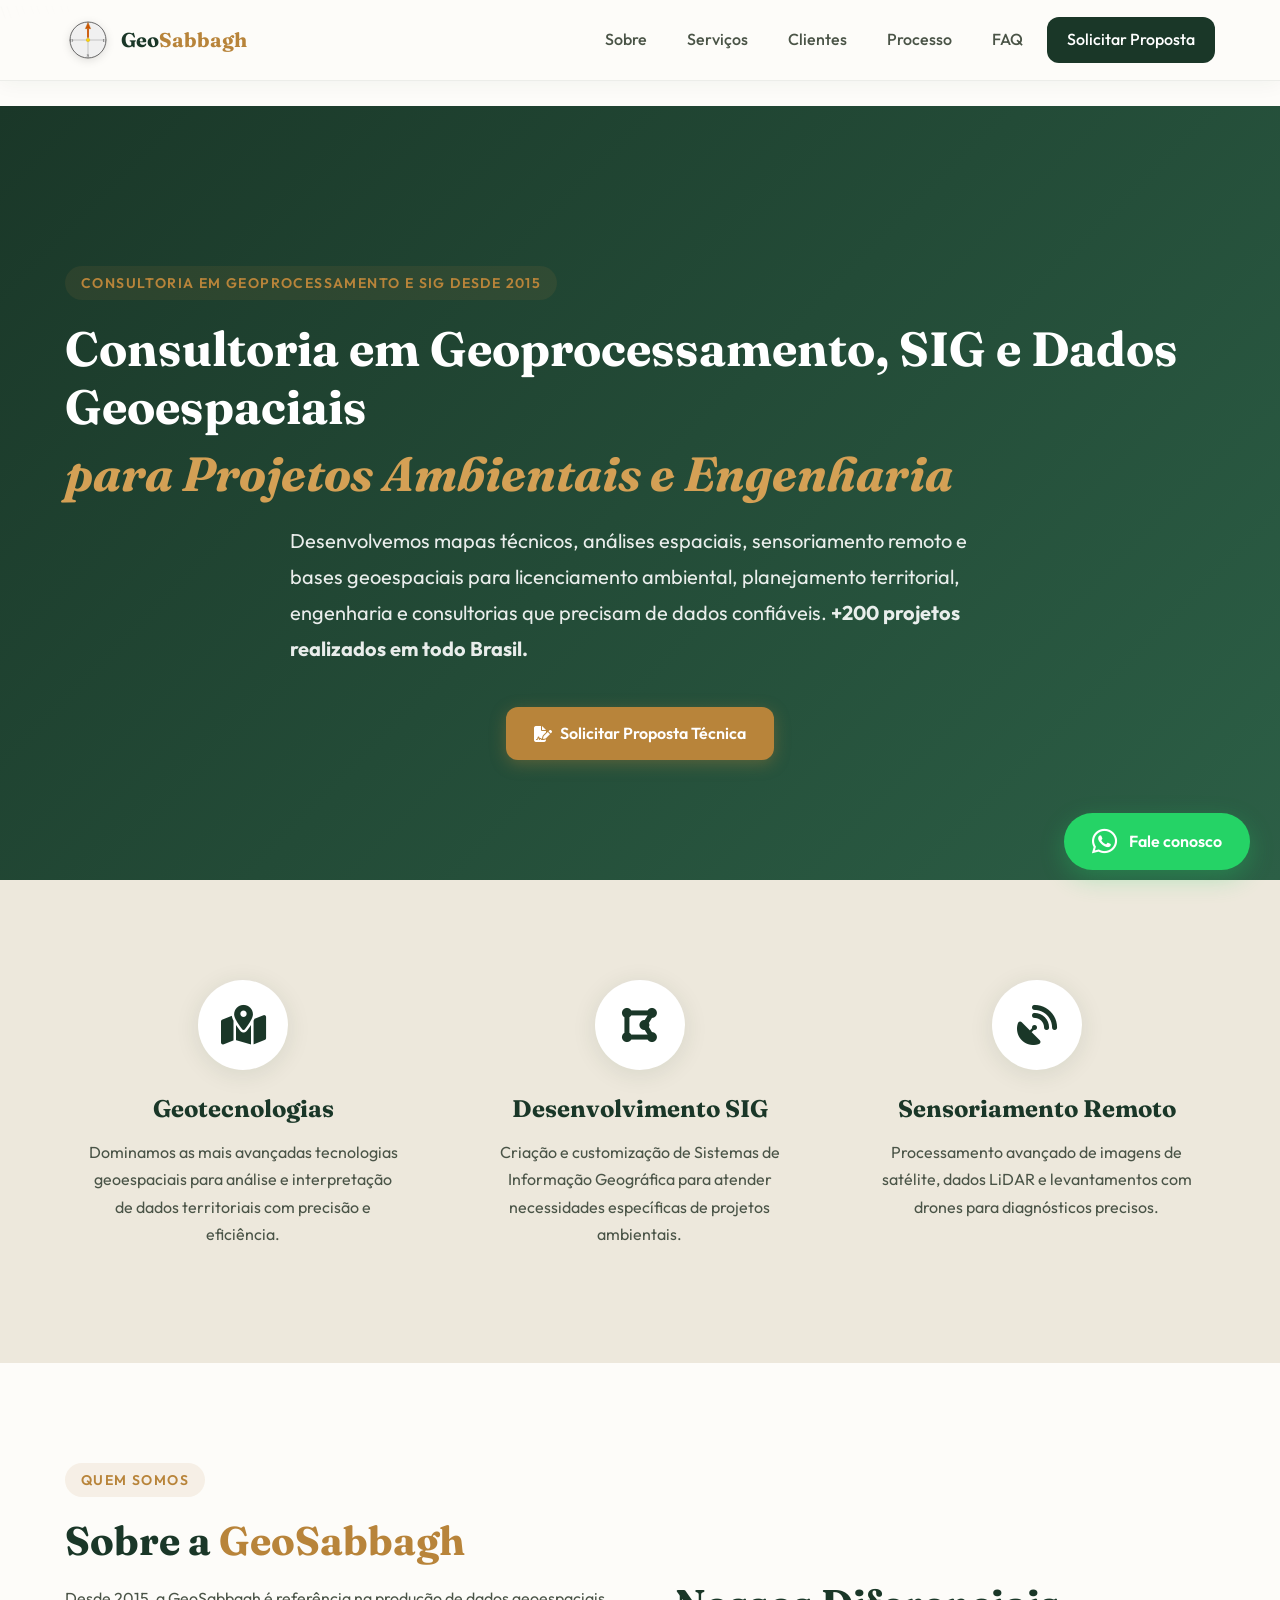
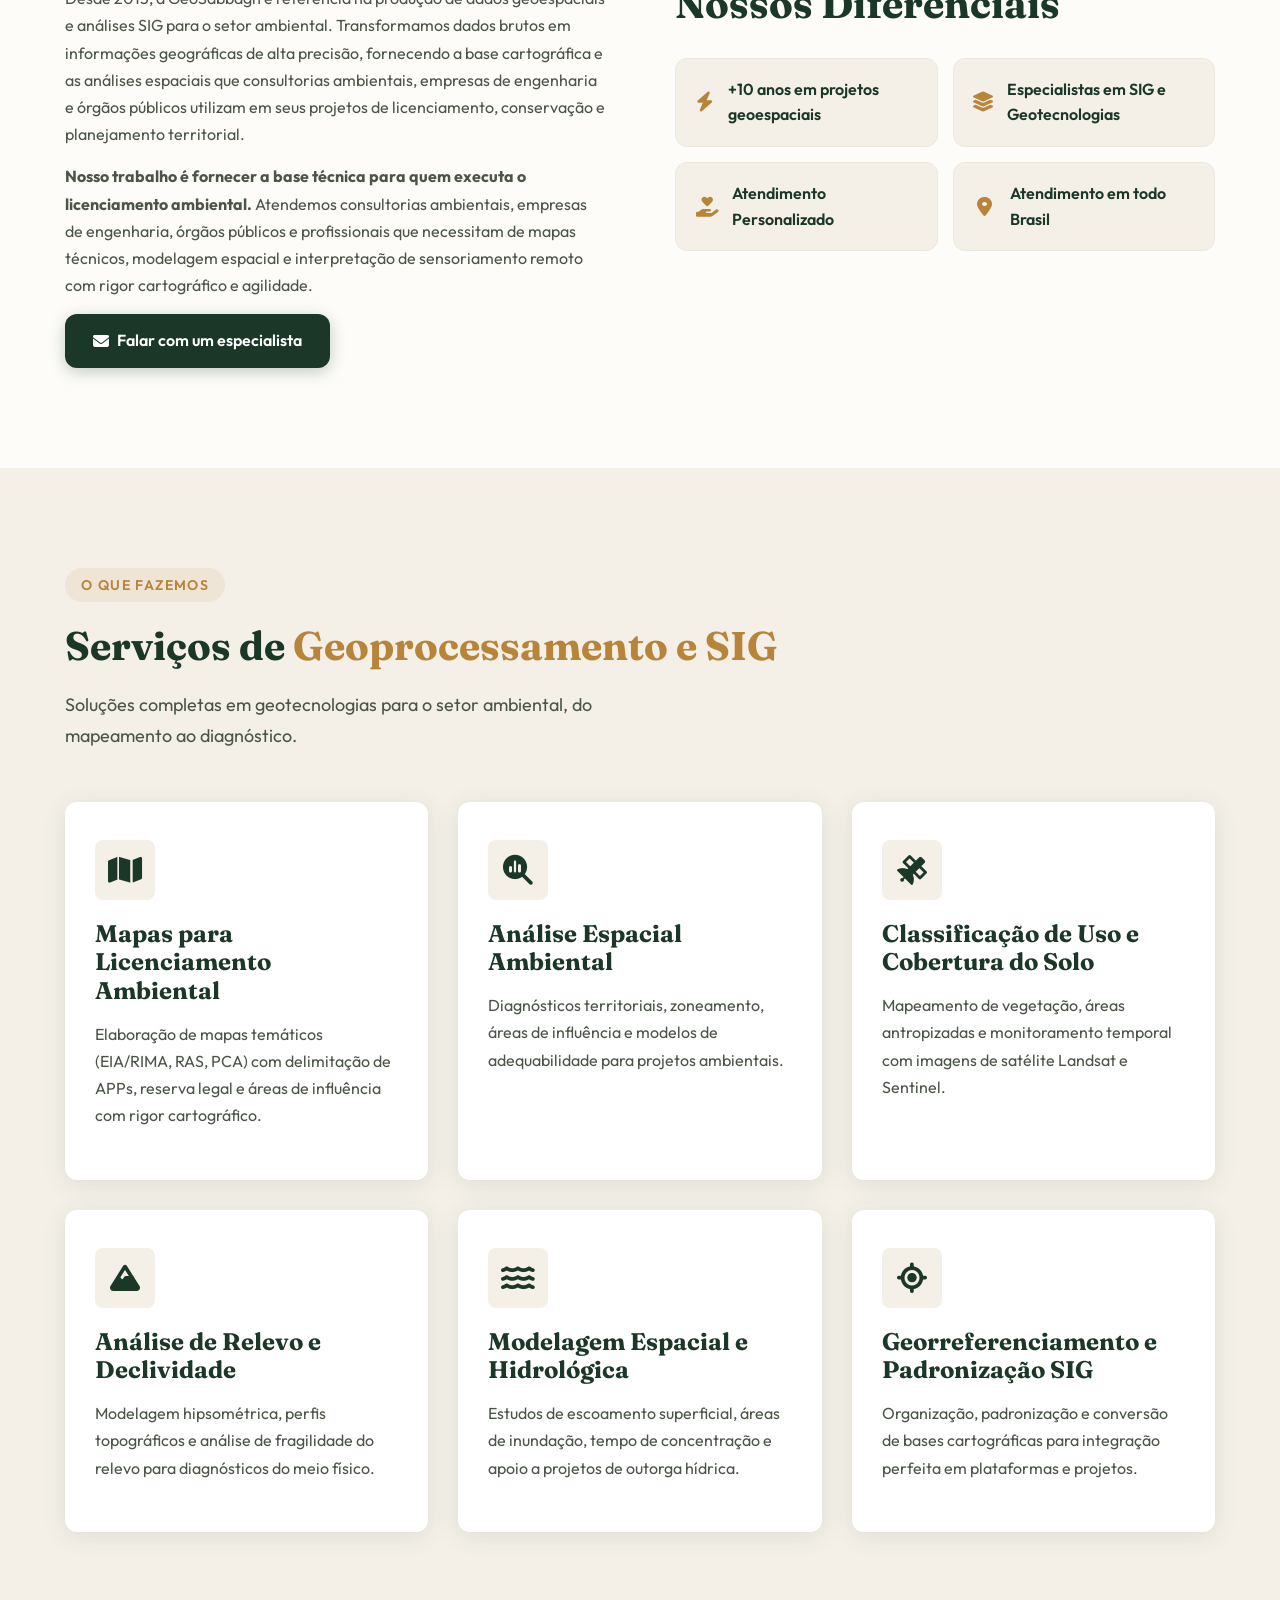
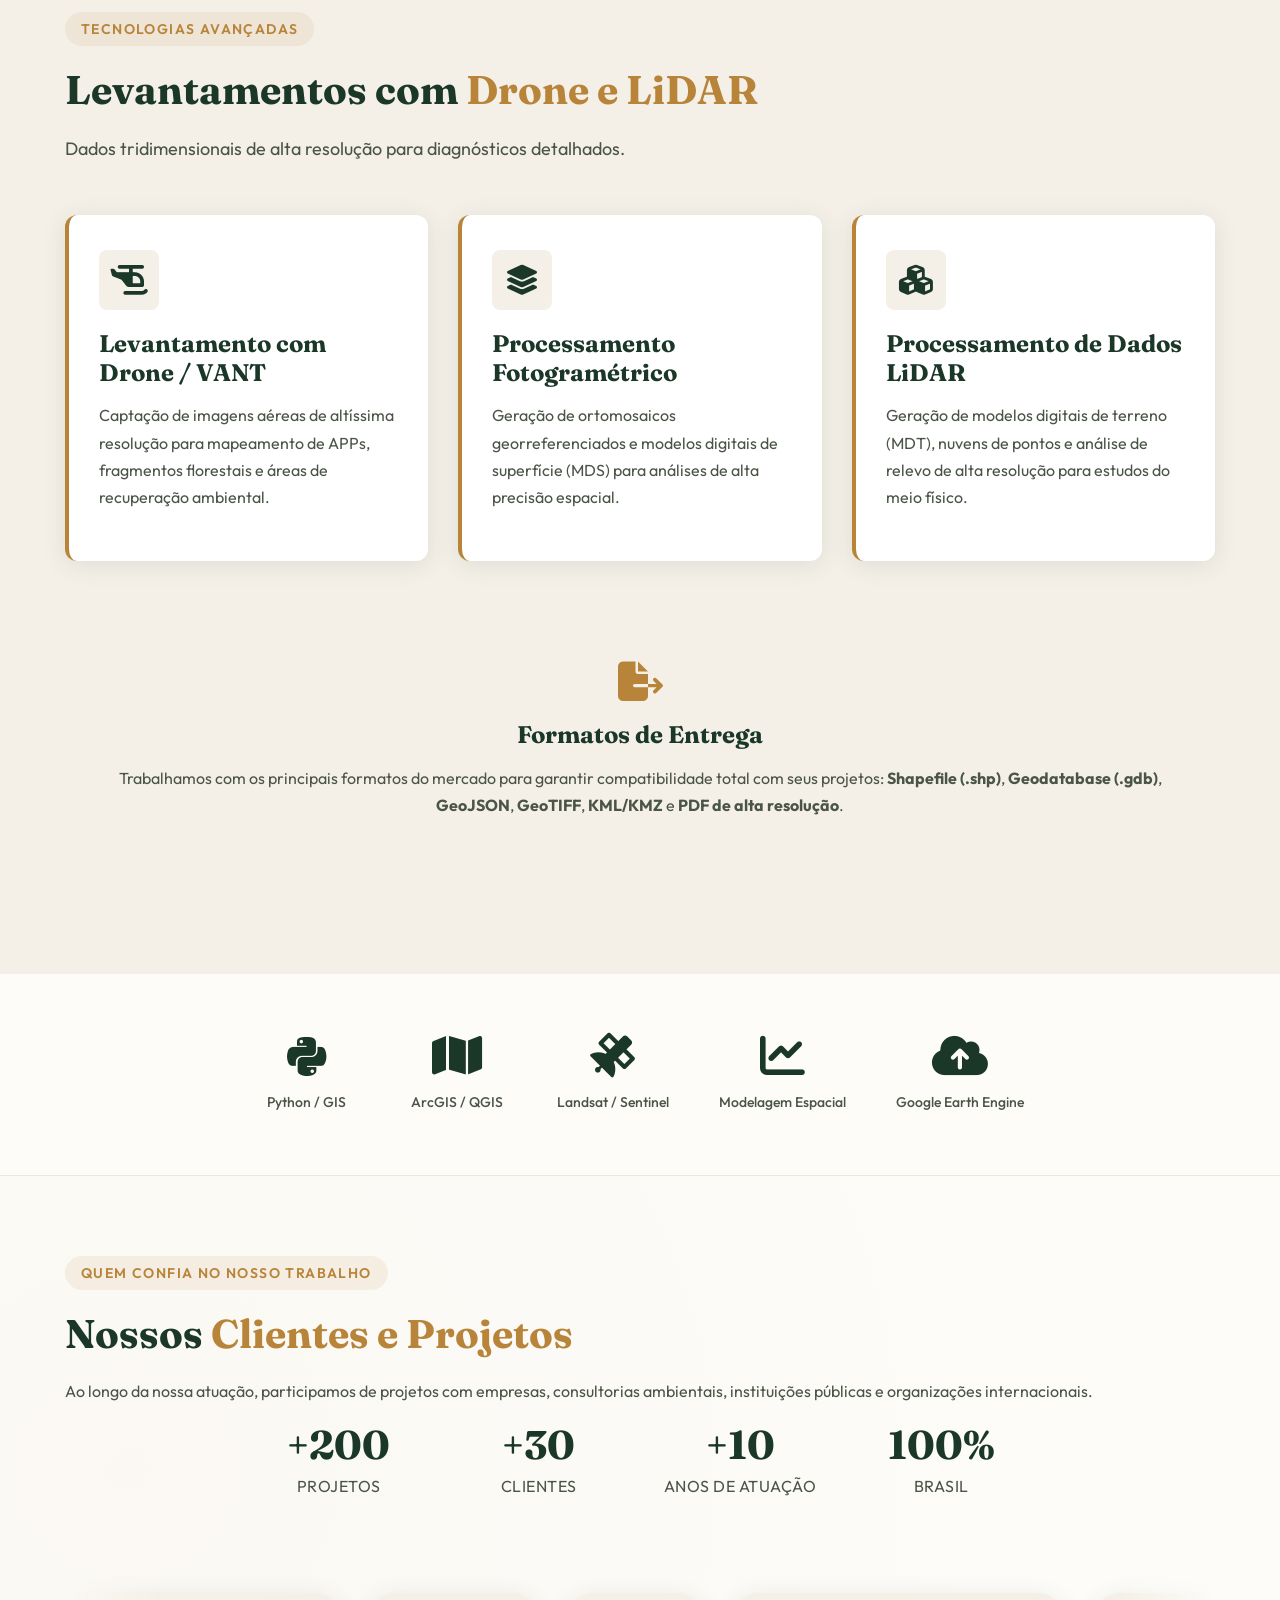
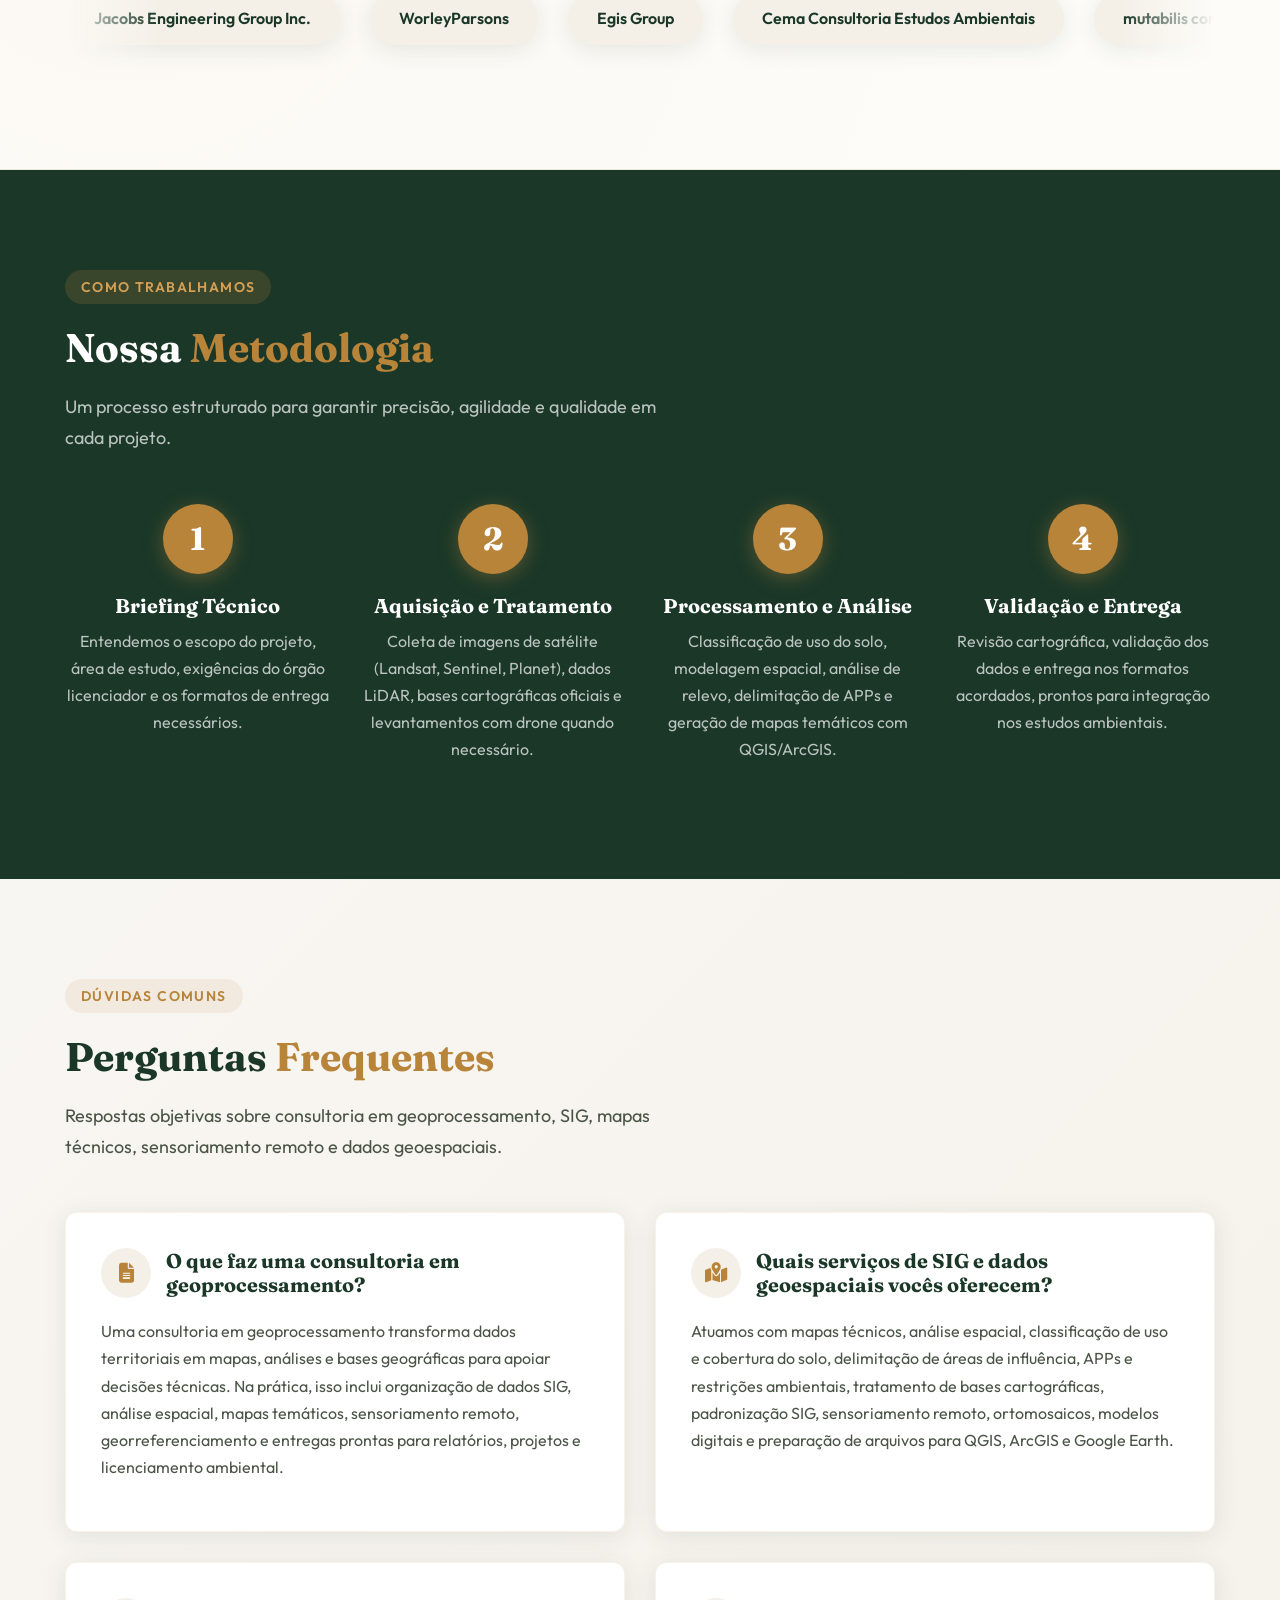
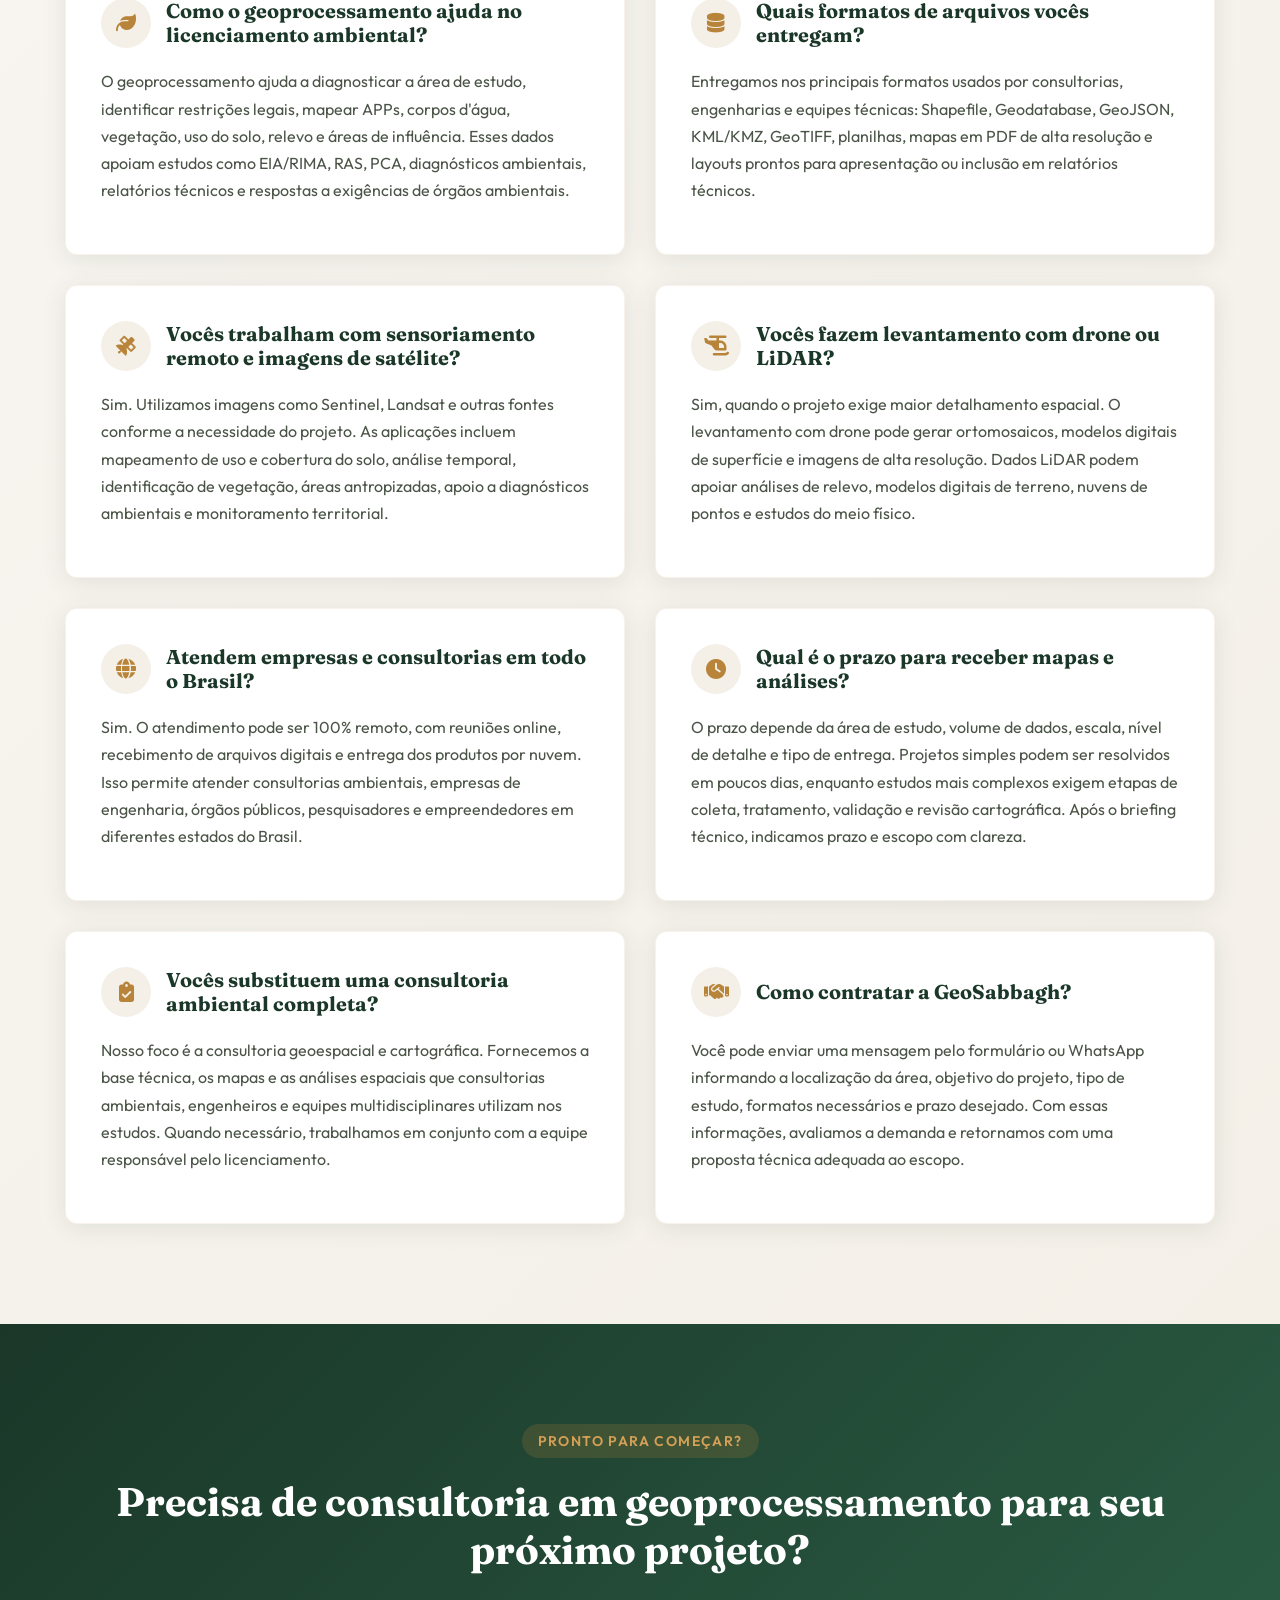
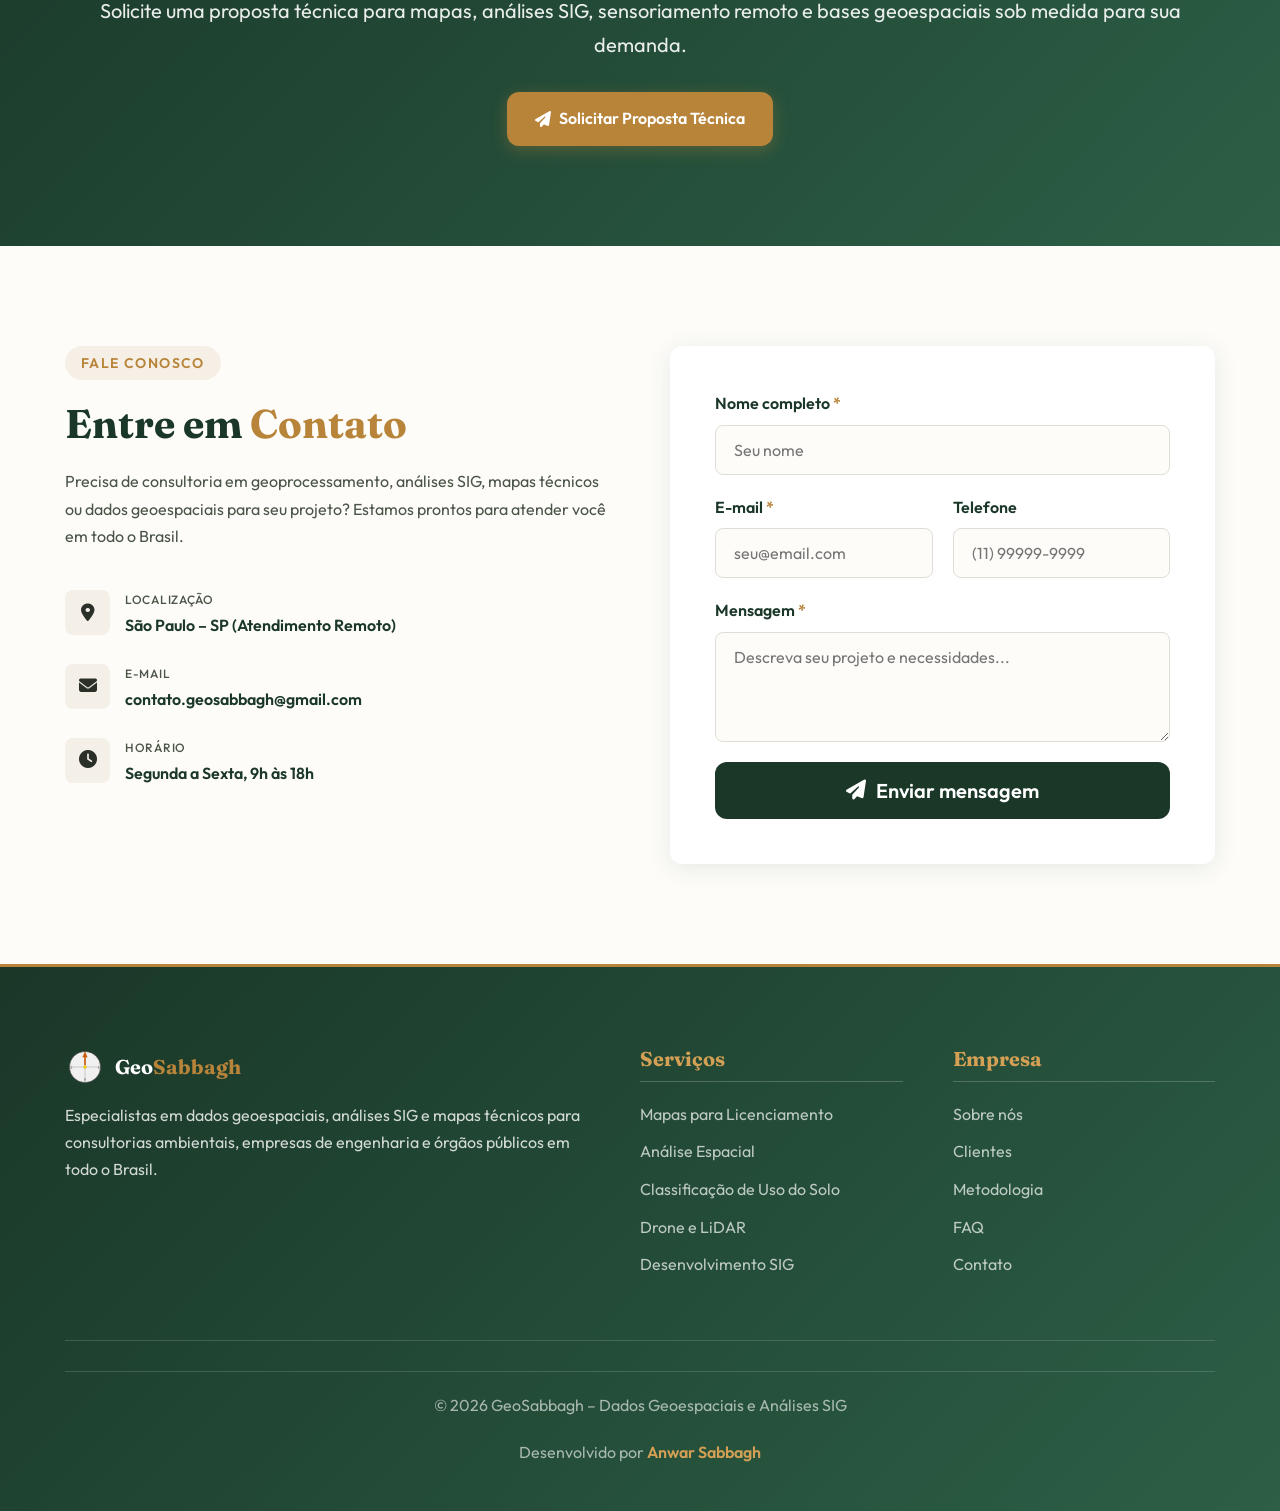
<file: index.html>
\\<!DOCTYPE html>
\\<html lang="pt-BR">
\\<head>
\\  <meta charset="UTF-8">
\\  <meta name="viewport" content="width=device-width, initial-scale=1.0">
  
  <!-- Google Tag Manager -->
  <script>(function(w,d,s,l,i){w[l]=w[l]||[];w[l].push({'gtm.start':
  new Date().getTime(),event:'gtm.js'});var f=d.getElementsByTagName(s)[0],
  j=d.createElement(s),dl=l!='dataLayer'?'&l='+l:'';j.async=true;j.src=
  'https://www.googletagmanager.com/gtm.js?id='+i+dl;f.parentNode.insertBefore(j,f);
  })(window,document,'script','dataLayer','GTM-T9TBXKX5');</script>
  <!-- End Google Tag Manager -->
  
  <!-- Google Verification -->
  <meta name="google-site-verification" content="ffnTCQIbys8xV6poGMrGTkEexWnv-RpnCtBf7unQo64">
  <!-- Google Analytics configurado via Google Tag Manager -->
  <!-- Primary Meta Tags -->
  <title>Consultoria em Geoprocessamento, SIG e Dados Geoespaciais | GeoSabbagh</title>
  <meta name="title" content="Consultoria em Geoprocessamento, SIG e Dados Geoespaciais | GeoSabbagh">
  <meta name="description" content="Consultoria em geoprocessamento, SIG, mapas técnicos, sensoriamento remoto e dados geoespaciais para projetos ambientais, engenharia e planejamento territorial.">
  <meta name="author" content="Anwar Sabbagh">
  <meta name="robots" content="index, follow, max-snippet:-1, max-image-preview:large">
  <meta name="bingbot" content="index, follow, max-snippet:-1, max-image-preview:large">
  
  <!-- Canonical -->
  <link rel="canonical" href="https://anwarsabbagh.github.io/Geosabbagh.github.io/">
  
  <!-- Open Graph / Facebook -->
  <meta property="og:type" content="website">
  <meta property="og:url" content="https://anwarsabbagh.github.io/Geosabbagh.github.io/">
  <meta property="og:title" content="GeoSabbagh - Consultoria em Geoprocessamento e SIG">
  <meta property="og:description" content="Consultoria em geoprocessamento, SIG e dados geoespaciais. Mapas técnicos, análises espaciais, sensoriamento remoto e suporte para licenciamento ambiental.">
  <meta property="og:image" content="https://anwarsabbagh.github.io/Geosabbagh.github.io/img/og-image.jpg">
  <meta property="og:image:width" content="1200">
  <meta property="og:image:height" content="630">
  <meta property="og:locale" content="pt_BR">
  <meta property="og:site_name" content="GeoSabbagh">
  
  <!-- Twitter -->
  <meta property="twitter:card" content="summary_large_image">
  <meta property="twitter:url" content="https://anwarsabbagh.github.io/Geosabbagh.github.io/">
  <meta property="twitter:title" content="GeoSabbagh - Consultoria em Geoprocessamento e SIG">
  <meta property="twitter:description" content="Consultoria em geoprocessamento, SIG, mapas técnicos, sensoriamento remoto e dados geoespaciais para projetos ambientais, engenharia e planejamento territorial.">
  <meta property="twitter:image" content="https://anwarsabbagh.github.io/Geosabbagh.github.io/img/og-image.jpg">
  
  <!-- Business Meta -->
  <meta name="format-detection" content="telephone=no">
  <meta name="theme-color" content="#1A3728">
  <meta name="application-name" content="GeoSabbagh">
  
  <!-- Favicon -->
  <link rel="icon" type="image/svg+xml" href="data:image/svg+xml,%3Csvg%20width%3D%22128%22%20height%3D%22128%22%20viewBox%3D%220%200%20128%20128%22%20fill%3D%22none%22%20xmlns%3D%22http%3A%2F%2Fwww.w3.org%2F2000%2Fsvg%22%3E%3Crect%20width%3D%22128%22%20height%3D%22128%22%20rx%3D%2224%22%20fill%3D%22%231A3728%22%2F%3E%3Cpath%20d%3D%22M92%2046L64%2060L36%2046L36%2082L64%2096L92%2082L92%2046Z%22%20fill%3D%22%23B8843A%22%20stroke%3D%22%23F4F0E8%22%20stroke-width%3D%224%22%20stroke-linejoin%3D%22round%22%2F%3E%3Cpath%20d%3D%22M64%2060L64%2096%22%20stroke%3D%22%23F4F0E8%22%20stroke-width%3D%224%22%20stroke-linecap%3D%22round%22%2F%3E%3Ccircle%20cx%3D%2264%22%20cy%3D%2242%22%20r%3D%2212%22%20fill%3D%22%23B8843A%22%20stroke%3D%22%23F4F0E8%22%20stroke-width%3D%224%22%2F%3E%3C%2Fsvg%3E">
  <link rel="manifest" href="site.webmanifest">
  
  <!-- Preconnect -->
  <link rel="preconnect" href="https://fonts.googleapis.com">
  <link rel="preconnect" href="https://fonts.gstatic.com" crossorigin>
  <link rel="preconnect" href="https://cdnjs.cloudflare.com">
  
  <!-- Sitemap -->
  <link rel="sitemap" type="application/xml" href="sitemap.xml">
  
  <!-- Structured Data -->
  <script type="application/ld+json">
  {
    "@context": "https://schema.org",
    "@graph": [
      {
        "@type": "ProfessionalService",
        "@id": "https://anwarsabbagh.github.io/Geosabbagh.github.io/#business",
        "name": "GeoSabbagh",
        "alternateName": "GeoSabbagh Consultoria em Geotecnologias",
        "url": "https://anwarsabbagh.github.io/Geosabbagh.github.io/",
        "logo": {
          "@type": "ImageObject",
          "url": "https://anwarsabbagh.github.io/Geosabbagh.github.io/android-chrome-512x512.png",
          "width": 512,
          "height": 512
        },
        "image": "https://anwarsabbagh.github.io/Geosabbagh.github.io/img/og-image.jpg",
        "description": "Consultoria em geoprocessamento, SIG, sensoriamento remoto, mapas técnicos e dados geoespaciais para projetos ambientais, engenharia e planejamento territorial em todo o Brasil.",
        "email": "contato.geosabbagh@gmail.com",
        "foundingDate": "2015",
        "areaServed": {
          "@type": "Country",
          "name": "Brasil"
        },
        "address": {
          "@type": "PostalAddress",
          "addressLocality": "São Paulo",
          "addressRegion": "SP",
          "addressCountry": "BR"
        },
        "openingHours": "Mo-Fr 09:00-18:00",
        "knowsAbout": [
          "Consultoria em Geoprocessamento",
          "SIG",
          "GIS",
          "Dados Geoespaciais",
          "Licenciamento Ambiental",
          "EIA/RIMA",
          "Sensoriamento Remoto",
          "Mapas Técnicos",
          "Drone",
          "LiDAR",
          "Cartografia Digital"
        ],
        "hasOfferCatalog": {
          "@type": "OfferCatalog",
          "name": "Serviços de Geotecnologias",
          "itemListElement": [
            {
              "@type": "Offer",
              "itemOffered": {
                "@type": "Service",
                "name": "Mapas para Licenciamento Ambiental",
                "description": "Elaboração de mapas temáticos para EIA/RIMA, RAS e PCA"
              }
            },
            {
              "@type": "Offer",
              "itemOffered": {
                "@type": "Service",
                "name": "Análise Espacial Ambiental",
                "description": "Diagnósticos territoriais, zoneamento e modelos de adequabilidade"
              }
            },
            {
              "@type": "Offer",
              "itemOffered": {
                "@type": "Service",
                "name": "Levantamento com Drone e LiDAR",
                "description": "Captação de imagens aéreas e modelos 3D de alta resolução"
              }
            }
          ]
        }
      },
      {
        "@type": "WebSite",
        "@id": "https://anwarsabbagh.github.io/Geosabbagh.github.io/#website",
        "url": "https://anwarsabbagh.github.io/Geosabbagh.github.io/",
        "name": "GeoSabbagh",
        "description": "Consultoria em Geoprocessamento, SIG e Dados Geoespaciais",
        "inLanguage": "pt-BR"
      },
      {
        "@type": "FAQPage",
        "@id": "https://anwarsabbagh.github.io/Geosabbagh.github.io/#faq",
        "mainEntity": [
          {
            "@type": "Question",
            "name": "O que faz uma consultoria em geoprocessamento?",
            "acceptedAnswer": {
              "@type": "Answer",
              "text": "Uma consultoria em geoprocessamento transforma dados territoriais em mapas, análises e bases geográficas para apoiar decisões técnicas. Na prática, isso inclui organização de dados SIG, análise espacial, mapas temáticos, sensoriamento remoto, georreferenciamento e entregas prontas para relatórios, projetos e licenciamento ambiental."
            }
          },
          {
            "@type": "Question",
            "name": "Quais serviços de SIG e dados geoespaciais vocês oferecem?",
            "acceptedAnswer": {
              "@type": "Answer",
              "text": "Atuamos com mapas técnicos, análise espacial, classificação de uso e cobertura do solo, delimitação de áreas de influência, APPs e restrições ambientais, tratamento de bases cartográficas, padronização SIG, sensoriamento remoto, ortomosaicos, modelos digitais e preparação de arquivos para QGIS, ArcGIS e Google Earth."
            }
          },
          {
            "@type": "Question",
            "name": "Como o geoprocessamento ajuda no licenciamento ambiental?",
            "acceptedAnswer": {
              "@type": "Answer",
              "text": "O geoprocessamento ajuda a diagnosticar a área de estudo, identificar restrições legais, mapear APPs, corpos d'água, vegetação, uso do solo, relevo e áreas de influência. Esses dados apoiam estudos como EIA/RIMA, RAS, PCA, diagnósticos ambientais, relatórios técnicos e respostas a exigências de órgãos ambientais."
            }
          },
          {
            "@type": "Question",
            "name": "Quais formatos de arquivos vocês entregam?",
            "acceptedAnswer": {
              "@type": "Answer",
              "text": "Entregamos nos principais formatos usados por consultorias, engenharias e equipes técnicas: Shapefile, Geodatabase, GeoJSON, KML/KMZ, GeoTIFF, planilhas, mapas em PDF de alta resolução e layouts prontos para apresentação ou inclusão em relatórios técnicos."
            }
          },
          {
            "@type": "Question",
            "name": "Vocês trabalham com sensoriamento remoto e imagens de satélite?",
            "acceptedAnswer": {
              "@type": "Answer",
              "text": "Sim. Utilizamos imagens como Sentinel, Landsat e outras fontes conforme a necessidade do projeto. As aplicações incluem mapeamento de uso e cobertura do solo, análise temporal, identificação de vegetação, áreas antropizadas, apoio a diagnósticos ambientais e monitoramento territorial."
            }
          },
          {
            "@type": "Question",
            "name": "Vocês fazem levantamento com drone ou LiDAR?",
            "acceptedAnswer": {
              "@type": "Answer",
              "text": "Sim, quando o projeto exige maior detalhamento espacial. O levantamento com drone pode gerar ortomosaicos, modelos digitais de superfície e imagens de alta resolução. Dados LiDAR podem apoiar análises de relevo, modelos digitais de terreno, nuvens de pontos e estudos do meio físico."
            }
          },
          {
            "@type": "Question",
            "name": "Atendem empresas e consultorias em todo o Brasil?",
            "acceptedAnswer": {
              "@type": "Answer",
              "text": "Sim. O atendimento pode ser 100% remoto, com reuniões online, recebimento de arquivos digitais e entrega dos produtos por nuvem. Isso permite atender consultorias ambientais, empresas de engenharia, órgãos públicos, pesquisadores e empreendedores em diferentes estados do Brasil."
            }
          },
          {
            "@type": "Question",
            "name": "Qual é o prazo para receber mapas e análises?",
            "acceptedAnswer": {
              "@type": "Answer",
              "text": "O prazo depende da área de estudo, volume de dados, escala, nível de detalhe e tipo de entrega. Projetos simples podem ser resolvidos em poucos dias, enquanto estudos mais complexos exigem etapas de coleta, tratamento, validação e revisão cartográfica. Após o briefing técnico, indicamos prazo e escopo com clareza."
            }
          },
          {
            "@type": "Question",
            "name": "Vocês substituem uma consultoria ambiental completa?",
            "acceptedAnswer": {
              "@type": "Answer",
              "text": "Nosso foco é a consultoria geoespacial e cartográfica. Fornecemos a base técnica, os mapas e as análises espaciais que consultorias ambientais, engenheiros e equipes multidisciplinares utilizam nos estudos. Quando necessário, trabalhamos em conjunto com a equipe responsável pelo licenciamento."
            }
          },
          {
            "@type": "Question",
            "name": "Como contratar a GeoSabbagh?",
            "acceptedAnswer": {
              "@type": "Answer",
              "text": "Você pode enviar uma mensagem pelo formulário ou WhatsApp informando a localização da área, objetivo do projeto, tipo de estudo, formatos necessários e prazo desejado. Com essas informações, avaliamos a demanda e retornamos com uma proposta técnica adequada ao escopo."
            }
          }
        ]
      }
    ]
  }
  </script>
  
  <style>
    /* ===== VARIABLES ===== */
    :root {
      --verde: #1A3728;
      --verde2: #2C5F46;
      --dourado: #B8843A;
      --dourado2: #d4a055;
      --creme: #F4F0E8;
      --creme2: #EDE8DC;
      --texto: #2A2F28;
      --texto2: #4a5447;
      --branco: #FDFCF9;
      --radius: 12px;
      --radius-sm: 8px;
      --shadow: 0 4px 24px rgba(26,55,40,0.1);
      --shadow-lg: 0 12px 40px rgba(26,55,40,0.15);
      --transition: all 0.3s ease;
      --max-w: 1200px;
      --fs-xs: 0.75rem;
      --fs-sm: 0.875rem;
      --fs-base: 1rem;
      --fs-md: 1.125rem;
      --fs-lg: 1.25rem;
      --fs-xl: 1.5rem;
      --fs-2xl: 2rem;
      --fs-3xl: 2.5rem;
      --fs-4xl: 3rem;
    }
    
    /* ===== RESET ===== */
    * {
      box-sizing: border-box;
      margin: 0;
      padding: 0;
    }
    
    html {
      scroll-behavior: smooth;
      overflow-x: hidden;
    }
    
    body {
      background: var(--branco);
      color: var(--texto);
      font-family: 'Outfit', sans-serif;
      font-size: var(--fs-base);
      line-height: 1.6;
      overflow-x: hidden;
      width: 100%;
      position: relative;
    }
    
    /* ===== HEADER ===== */
    header {
      background: rgba(253,252,249,0.98);
      backdrop-filter: blur(12px);
      -webkit-backdrop-filter: blur(12px);
      border-bottom: 1px solid rgba(26,55,40,0.08);
      position: fixed;
      top: 0;
      left: 0;
      width: 100%;
      z-index: 1000;
      box-shadow: 0 2px 20px rgba(26,55,40,0.05);
    }
    
    .header-inner {
      display: flex;
      align-items: center;
      justify-content: space-between;
      max-width: var(--max-w);
      margin: 0 auto;
      padding: 0 25px;
      height: 80px;
      position: relative;
    }
    
    .logo {
      display: flex;
      align-items: center;
      gap: 10px;
      text-decoration: none;
      z-index: 1001;
    }
    
    .logo-text {
      font-size: var(--fs-lg);
    }
    
    .geo-verde {
      color: var(--verde);
      font-family: 'Fraunces', serif;
      font-weight: 700;
    }
    
    .sabbagh-dourado {
      color: var(--dourado);
      font-family: 'Fraunces', serif;
      font-weight: 700;
    }
    
    .logo-icon {
      display: flex;
      width: 46px;
      height: 46px;
    }
    
    .logo-icon svg {
      width: 100%;
      height: 100%;
      filter: drop-shadow(0 2px 4px rgba(0,0,0,0.12));
    }
    
    .menu-toggle {
      display: none;
      background: transparent;
      border: none;
      width: 48px;
      height: 48px;
      padding: 12px;
      border-radius: var(--radius-sm);
      cursor: pointer;
      transition: var(--transition);
      z-index: 1001;
    }
    
    .menu-toggle:hover {
      background: var(--creme);
    }
    
    .menu-toggle i {
      color: var(--verde);
      font-size: 24px;
    }
    
    nav {
      display: flex;
      align-items: center;
      gap: 8px;
    }
    
    nav a {
      color: var(--texto2);
      font-size: var(--fs-base);
      font-weight: 500;
      padding: 10px 16px;
      border-radius: var(--radius-sm);
      text-decoration: none;
      white-space: nowrap;
      transition: var(--transition);
    }
    
    nav a:hover {
      background: var(--creme);
      color: var(--verde);
    }
    
    .nav-cta {
      background: var(--verde);
      color: #fff;
      padding: 10px 20px;
      border-radius: var(--radius);
    }
    
    .nav-cta:hover {
      background: var(--verde2);
      color: #fff;
      transform: translateY(-2px);
    }
    
    .menu-overlay {
      display: none;
      position: fixed;
      top: 0;
      left: 0;
      width: 100%;
      height: 100%;
      background: rgba(0,0,0,0.5);
      backdrop-filter: blur(3px);
      z-index: 998;
      opacity: 0;
      transition: opacity 0.3s ease;
      pointer-events: none;
    }
    
    .menu-overlay.active {
      display: block;
      opacity: 1;
      pointer-events: auto;
    }
    
    body.menu-open {
      overflow: hidden;
    }
    
    /* ===== WHATSAPP FLOAT ===== */
    .whatsapp-float {
      position: fixed;
      bottom: 30px;
      right: 30px;
      background: #25D366;
      color: #fff;
      display: flex;
      align-items: center;
      gap: 12px;
      padding: 14px 28px;
      border-radius: 50px;
      text-decoration: none;
      font-weight: 600;
      box-shadow: 0 8px 24px rgba(37, 211, 102, 0.3);
      z-index: 999;
      transition: var(--transition);
      cursor: pointer;
      border: none;
    }
    
    .whatsapp-float i {
      font-size: 1.8rem;
    }
    
    .whatsapp-float:hover {
      transform: translateY(-5px);
      box-shadow: 0 12px 28px rgba(37, 211, 102, 0.4);
      background: #22c15e;
    }
    
    /* ===== CONTAINER ===== */
    .container {
      max-width: var(--max-w);
      margin: 0 auto;
      padding: 0 25px;
      width: 100%;
    }
    
    section {
      padding: 100px 0;
      width: 100%;
      overflow: hidden;
    }
    
    /* ===== TYPOGRAPHY ===== */
    h1, h2, h3, h4 {
      color: var(--verde);
      font-family: 'Fraunces', serif;
      line-height: 1.2;
    }
    
    h1 {
      font-size: var(--fs-4xl);
      margin-bottom: 20px;
    }
    
    h2 {
      font-size: var(--fs-3xl);
      margin-bottom: 20px;
    }
    
    h2 span {
      color: var(--dourado);
    }
    
    h3 {
      font-size: var(--fs-xl);
      margin-bottom: 15px;
    }
    
    p {
      color: var(--texto2);
      font-size: var(--fs-base);
      line-height: 1.7;
      margin-bottom: 15px;
    }
    
    .section-subtitle {
      color: var(--texto2);
      font-size: var(--fs-md);
      margin-bottom: 50px;
      max-width: 600px;
    }
    
    .tag {
      display: inline-block;
      background: rgba(184,132,58,0.1);
      color: var(--dourado);
      font-size: var(--fs-sm);
      font-weight: 600;
      letter-spacing: .1em;
      text-transform: uppercase;
      padding: 6px 16px;
      border-radius: 50px;
      margin-bottom: 20px;
    }
    
    /* ===== BUTTONS ===== */
    .btn {
      display: inline-flex;
      align-items: center;
      gap: 8px;
      padding: 14px 28px;
      border: none;
      border-radius: var(--radius);
      font-family: 'Outfit', sans-serif;
      font-size: var(--fs-base);
      font-weight: 600;
      text-decoration: none;
      cursor: pointer;
      transition: var(--transition);
    }
    
    .btn-primary {
      background: var(--dourado);
      color: #fff;
      box-shadow: 0 4px 16px rgba(184,132,58,0.35);
    }
    
    .btn-primary:hover {
      background: var(--dourado2);
      box-shadow: 0 8px 24px rgba(184,132,58,0.4);
      transform: translateY(-2px);
    }
    
    .btn-outline-white {
      border: 2px solid rgba(255,255,255,0.7);
      color: #fff;
      background: transparent;
    }
    
    .btn-outline-white:hover {
      background: rgba(255,255,255,0.12);
      border-color: #fff;
      transform: translateY(-2px);
    }
    
    .btn-verde {
      background: var(--verde);
      color: #fff;
      box-shadow: 0 4px 16px rgba(26,55,40,0.25);
    }
    
    .btn-verde:hover {
      background: var(--verde2);
      transform: translateY(-2px);
    }
    
    /* Botão WhatsApp personalizado */
    .btn-whatsapp {
      background: #25D366;
      color: #fff;
      border: none;
    }
    
    .btn-whatsapp:hover {
      background: #22c15e;
      transform: translateY(-2px);
    }
    
    /* ===== HERO ===== */
    .hero {
      background: linear-gradient(135deg, var(--verde), var(--verde2));
      color: #fff;
      padding: 160px 0 120px;
      margin-top: 80px;
    }
    
    .hero h1 {
      color: #fff;
      font-size: var(--fs-4xl);
      margin-bottom: 20px;
    }
    
    .hero h1 span {
      color: var(--dourado2);
      display: block;
      font-style: italic;
      margin-top: 10px;
    }
    
    .hero-desc {
      color: rgba(255,255,255,0.9);
      font-size: var(--fs-lg);
      line-height: 1.8;
      max-width: 700px;
      margin: 0 auto 40px;
    }
    
    .hero-btns {
      display: flex;
      flex-wrap: wrap;
      gap: 16px;
      justify-content: center;
    }
    
    /* ===== ESPECIALIZACAO ===== */
    .especializacao-bar {
      background: var(--creme2);
      padding: 80px 0;
    }
    
    .especializacao-grid {
      display: grid;
      grid-template-columns: repeat(3, 1fr);
      gap: 40px;
      text-align: center;
    }
    
    .especializacao-item {
      padding: 20px;
    }
    
    .especializacao-icon {
      display: flex;
      align-items: center;
      justify-content: center;
      width: 90px;
      height: 90px;
      margin: 0 auto 25px;
      background: #fff;
      border-radius: 50%;
      box-shadow: var(--shadow);
      transition: var(--transition);
    }
    
    .especializacao-item:hover .especializacao-icon {
      background: var(--verde);
      transform: translateY(-5px);
    }
    
    .especializacao-icon i {
      color: var(--verde);
      font-size: 40px;
      transition: var(--transition);
    }
    
    .especializacao-item:hover .especializacao-icon i {
      color: #fff;
    }
    
    /* ===== SOBRE ===== */
    .sobre-grid {
      display: grid;
      grid-template-columns: 1fr 1fr;
      gap: 70px;
      align-items: center;
    }
    
    .diferenciais {
      display: grid;
      grid-template-columns: 1fr 1fr;
      gap: 15px;
      margin-top: 30px;
    }
    
    .diff-item {
      display: flex;
      align-items: center;
      gap: 12px;
      padding: 18px;
      background: var(--creme);
      border: 1px solid var(--creme2);
      border-radius: var(--radius);
      color: var(--verde);
      font-size: var(--fs-base);
      font-weight: 600;
      transition: var(--transition);
    }
    
    .diff-item:hover {
      background: var(--verde);
      color: #fff;
      transform: translateY(-3px);
    }
    
    .diff-item i {
      color: var(--dourado);
      font-size: var(--fs-lg);
      width: 28px;
      text-align: center;
    }
    
    .diff-item:hover i {
      color: var(--dourado2);
    }
    
    /* ===== SERVICOS ===== */
    .servicos-section {
      background: var(--creme);
    }
    
    .grid-3 {
      display: grid;
      grid-template-columns: repeat(3, 1fr);
      gap: 30px;
      margin-top: 40px;
    }
    
    .card {
      display: flex;
      flex-direction: column;
      padding: 35px 30px;
      background: #fff;
      border-radius: var(--radius);
      border-top: 3px solid transparent;
      box-shadow: var(--shadow);
      transition: var(--transition);
    }
    
    .card:hover {
      border-top-color: var(--dourado);
      box-shadow: var(--shadow-lg);
      transform: translateY(-6px);
    }
    
    .card-icon {
      display: flex;
      align-items: center;
      justify-content: center;
      width: 60px;
      height: 60px;
      margin-bottom: 20px;
      background: var(--creme);
      border-radius: var(--radius-sm);
      transition: var(--transition);
    }
    
    .card-icon i {
      color: var(--verde);
      font-size: 30px;
      transition: var(--transition);
    }
    
    .card:hover .card-icon {
      background: var(--verde);
    }
    
    .card:hover .card-icon i {
      color: #fff;
      transform: scale(1.1);
    }
    
    .drone-card {
      padding: 35px 30px;
      background: #fff;
      border-left: 4px solid var(--dourado);
      border-radius: var(--radius);
      box-shadow: var(--shadow);
      transition: var(--transition);
    }
    
    .drone-card:hover {
      box-shadow: var(--shadow-lg);
      transform: translateY(-4px);
    }
    
    /* ===== FORMATOS ENTREGA ===== */
    .formatos-box {
      margin-top: 60px;
      padding: 40px 30px;
      background: var(--creme);
      border-radius: var(--radius);
      text-align: center;
    }
    
    .formatos-box i {
      font-size: 2.5rem;
      color: var(--dourado);
      margin-bottom: 20px;
      display: inline-block;
    }
    
    .formatos-box h3 {
      margin-bottom: 15px;
    }
    
    /* ===== FERRAMENTAS ===== */
    .ferramentas-section {
      background: var(--branco);
      padding: 60px 0;
    }
    
    .ferramentas-grid {
      display: flex;
      flex-wrap: wrap;
      justify-content: center;
      gap: 50px;
      text-align: center;
    }
    
    .ferramenta-item {
      text-align: center;
      min-width: 100px;
    }
    
    .ferramenta-item i {
      font-size: 2.8rem;
      color: var(--verde);
      margin-bottom: 12px;
      display: inline-block;
    }
    
    .ferramenta-item p {
      font-size: var(--fs-sm);
      font-weight: 500;
      margin-bottom: 0;
    }
    
    /* ===== CLIENTES ===== */
    .clientes-section {
      background: var(--branco);
      padding: 80px 0;
      border-top: 1px solid var(--creme2);
      border-bottom: 1px solid var(--creme2);
      position: relative;
      overflow: hidden;
    }
    
    .clientes-section::before {
      content: '';
      position: absolute;
      top: -50%;
      left: -50%;
      width: 200%;
      height: 200%;
      background: radial-gradient(circle at 30% 50%, rgba(184,132,58,0.03) 0%, transparent 50%);
      z-index: 0;
      pointer-events: none;
    }
    
    .clientes-section .container {
      position: relative;
      z-index: 2;
    }
    
    .clientes-stats {
      display: flex;
      flex-wrap: wrap;
      justify-content: center;
      gap: 50px;
      margin-bottom: 70px;
      text-align: center;
    }
    
    .stat-item {
      min-width: 150px;
    }
    
    .stat-number {
      display: block;
      font-family: 'Fraunces', serif;
      font-size: var(--fs-3xl);
      font-weight: 700;
      color: var(--verde);
      line-height: 1.2;
      margin-bottom: 5px;
    }
    
    .stat-label {
      font-size: var(--fs-base);
      color: var(--texto2);
      text-transform: uppercase;
      letter-spacing: 0.5px;
    }
    
    .clientes-carousel-wrapper {
      position: relative;
      margin: 40px 0 20px;
      height: 100px;
    }
    
    .clientes-carousel {
      width: 100%;
      height: 100%;
      overflow: hidden;
      mask-image: linear-gradient(to right, transparent, black 8%, black 92%, transparent);
      -webkit-mask-image: linear-gradient(to right, transparent, black 8%, black 92%, transparent);
    }
    
    .carousel-track {
      display: flex;
      align-items: center;
      gap: 30px;
      height: 100%;
      width: max-content;
      will-change: transform;
      animation: scroll 70s linear infinite;
    }
    
    .clientes-carousel:hover .carousel-track {
      animation-play-state: paused;
    }
    
    @keyframes scroll {
      0% { transform: translateX(0); }
      100% { transform: translateX(-50%); }
    }
    
    .cliente-nome {
      flex: 0 0 auto;
      display: flex;
      align-items: center;
      justify-content: center;
      padding: 12px 28px;
      background: var(--creme);
      border: 1.5px solid transparent;
      border-radius: 40px;
      font-size: 1rem;
      font-weight: 600;
      color: var(--verde);
      white-space: nowrap;
      text-decoration: none;
      transition: var(--transition);
      box-shadow: var(--shadow);
    }
    
    .cliente-nome:hover {
      background: var(--verde);
      color: #fff;
      border-color: var(--dourado);
      transform: translateY(-3px);
      box-shadow: var(--shadow-lg);
    }
    
    /* ===== PROCESSO ===== */
    .processo-section {
      background: var(--verde);
      color: #fff;
      padding: 100px 0;
    }
    
    .processo-section h2 {
      color: #fff;
    }
    
    .processo-steps {
      display: grid;
      grid-template-columns: repeat(4, 1fr);
      gap: 30px;
      margin-top: 50px;
    }
    
    .step {
      text-align: center;
    }
    
    .step-num {
      display: flex;
      align-items: center;
      justify-content: center;
      width: 70px;
      height: 70px;
      margin: 0 auto 20px;
      background: var(--dourado);
      border-radius: 50%;
      color: #fff;
      font-family: 'Fraunces', serif;
      font-size: var(--fs-2xl);
      font-weight: 700;
      box-shadow: 0 4px 20px rgba(184,132,58,0.4);
    }
    
    .step h3 {
      color: #fff;
      font-size: var(--fs-lg);
      margin-bottom: 10px;
    }
    
    .step p {
      color: rgba(255,255,255,0.7);
      font-size: var(--fs-base);
    }
    
    /* ===== FAQ ===== */
    .faq-section {
      background: linear-gradient(135deg, #f8f6f2, var(--creme));
      padding: 100px 0;
    }
    
    .faq-grid {
      display: grid;
      grid-template-columns: repeat(2, 1fr);
      gap: 30px;
      margin-top: 50px;
    }
    
    .faq-card {
      padding: 35px;
      background: #fff;
      border: 1px solid rgba(184,132,58,0.1);
      border-radius: var(--radius);
      box-shadow: var(--shadow);
      transition: var(--transition);
    }
    
    .faq-card:hover {
      border-color: var(--dourado);
      box-shadow: var(--shadow-lg);
      transform: translateY(-5px);
    }
    
    .faq-card-header {
      display: flex;
      align-items: center;
      gap: 15px;
      margin-bottom: 20px;
    }
    
    .faq-card-icon {
      display: flex;
      align-items: center;
      justify-content: center;
      width: 50px;
      height: 50px;
      background: var(--creme);
      border-radius: 50%;
      color: var(--dourado);
      font-size: var(--fs-lg);
      transition: var(--transition);
      flex-shrink: 0;
    }
    
    .faq-card:hover .faq-card-icon {
      background: var(--verde);
      color: #fff;
    }
    
    .faq-card h3 {
      font-size: var(--fs-lg);
      margin-bottom: 0;
    }
    
    /* ===== CTA ===== */
    .cta-section {
      background: linear-gradient(135deg, var(--verde), var(--verde2));
      color: #fff;
      padding: 100px 0;
      text-align: center;
    }
    
    .cta-section h2 {
      color: #fff;
      font-size: var(--fs-3xl);
    }
    
    .cta-section p {
      color: rgba(255,255,255,0.9);
      font-size: var(--fs-lg);
      margin-bottom: 30px;
    }
    
    .cta-btns {
      display: flex;
      gap: 14px;
      justify-content: center;
      flex-wrap: wrap;
    }
    
    /* ===== CONTATO ===== */
    .contato-grid {
      display: grid;
      grid-template-columns: 1fr 1fr;
      gap: 60px;
    }
    
    .info-item {
      display: flex;
      align-items: flex-start;
      gap: 15px;
      margin-bottom: 25px;
    }
    
    .info-icon {
      display: flex;
      align-items: center;
      justify-content: center;
      width: 45px;
      height: 45px;
      background: var(--creme);
      border-radius: var(--radius-sm);
      font-size: var(--fs-md);
      flex-shrink: 0;
    }
    
    .info-label {
      color: var(--texto2);
      font-size: var(--fs-xs);
      font-weight: 500;
      text-transform: uppercase;
      letter-spacing: .06em;
      margin-bottom: 4px;
    }
    
    .info-value {
      color: var(--verde);
      font-size: var(--fs-base);
      font-weight: 600;
    }
    
    .info-value a {
      color: var(--verde);
      text-decoration: none;
    }
    
    .info-value a:hover {
      color: var(--dourado);
      text-decoration: underline;
    }
    

    
    .whatsapp-contact-btn:hover {
      background: #22c15e;
      transform: translateY(-2px);
      color: #fff;
    }
    
    .form-card {
      background: #fff;
      padding: 45px;
      border-radius: var(--radius);
      box-shadow: var(--shadow);
    }
    
    .form-group {
      margin-bottom: 20px;
    }
    
    .form-group label {
      display: block;
      color: var(--verde);
      font-size: var(--fs-base);
      font-weight: 600;
      margin-bottom: 8px;
    }
    
    .form-group input,
    .form-group select,
    .form-group textarea {
      width: 100%;
      padding: 14px 18px;
      background: #fdfcf9;
      border: 1.5px solid #e0ddd6;
      border-radius: var(--radius-sm);
      font-family: 'Outfit', sans-serif;
      font-size: var(--fs-base);
      color: var(--texto);
      transition: border-color .2s, box-shadow .2s;
    }
    
    .form-group input:focus,
    .form-group select:focus,
    .form-group textarea:focus {
      border-color: var(--verde);
      box-shadow: 0 0 0 3px rgba(26,55,40,0.08);
      outline: 0;
    }
    
    .form-row {
      display: grid;
      grid-template-columns: 1fr 1fr;
      gap: 20px;
    }
    
    .btn-submit {
      width: 100%;
      padding: 16px 30px;
      background: var(--verde);
      border: none;
      border-radius: var(--radius);
      color: #fff;
      font-family: 'Outfit', sans-serif;
      font-size: var(--fs-lg);
      font-weight: 600;
      display: flex;
      align-items: center;
      justify-content: center;
      gap: 10px;
      cursor: pointer;
      transition: var(--transition);
    }
    
    .btn-submit:hover {
      background: var(--verde2);
      transform: translateY(-2px);
    }
    
    /* ===== FOOTER ===== */
    footer {
      background: linear-gradient(135deg, var(--verde), var(--verde2));
      color: #fff;
      padding: 80px 0 30px;
      border-top: 3px solid var(--dourado);
    }
    
    .footer-grid {
      display: grid;
      grid-template-columns: 2fr 1fr 1fr;
      gap: 50px;
      padding-bottom: 50px;
      border-bottom: 1px solid rgba(255,255,255,0.15);
      margin-bottom: 30px;
    }
    
    .footer-brand .logo {
      margin-bottom: 15px;
    }
    
    .footer-brand .geo-verde {
      color: #fff;
    }
    
    .footer-brand p {
      color: rgba(255,255,255,0.8);
      font-size: var(--fs-base);
      line-height: 1.7;
      margin-top: 15px;
    }
    
    .footer-col h4 {
      color: var(--dourado2);
      font-family: 'Fraunces', serif;
      font-size: var(--fs-lg);
      margin-bottom: 20px;
      padding-bottom: 10px;
      border-bottom: 1px solid rgba(255,255,255,0.2);
    }
    
    .footer-col ul {
      list-style: none;
    }
    
    .footer-col ul li {
      margin-bottom: 12px;
    }
    
    .footer-col ul li a {
      color: rgba(255,255,255,0.7);
      font-size: var(--fs-base);
      text-decoration: none;
      display: inline-block;
      transition: color .2s, transform .2s;
    }
    
    .footer-col ul li a:hover {
      color: var(--dourado2);
      transform: translateX(3px);
    }
    
    .footer-bottom {
      display: flex;
      flex-direction: column;
      align-items: center;
      gap: 5px;
      padding-top: 20px;
      border-top: 1px solid rgba(255,255,255,0.15);
    }
    
    .footer-bottom p {
      color: rgba(255,255,255,0.6);
      font-size: var(--fs-base);
      text-align: center;
    }
    
    .footer-dev {
      color: rgba(255,255,255,0.6);
      font-size: var(--fs-sm);
    }
    
    .footer-dev span {
      color: var(--dourado2);
      font-weight: 600;
    }
    
    /* ===== SKIP LINK ===== */
    .skip-link {
      position: absolute;
      top: -100%;
      left: 0;
      background: var(--dourado);
      color: #fff;
      font-size: var(--fs-base);
      font-weight: 600;
      padding: 10px 20px;
      border-radius: 0 0 var(--radius-sm) 0;
      text-decoration: none;
      z-index: 9999;
    }
    
    .skip-link:focus {
      top: 0;
    }
    
    /* ===== RESPONSIVE ===== */
    @media (max-width: 1200px) {
      .container { padding: 0 30px; }
    }
    
    @media (max-width: 992px) {
      h1 { font-size: var(--fs-3xl); }
      h2 { font-size: var(--fs-2xl); }
      .hero h1 { font-size: var(--fs-3xl); }
      .hero { padding: 140px 0 100px; }
      
      .sobre-grid { gap: 50px; }
      .processo-steps { gap: 20px; }
      .especializacao-grid { gap: 30px; }
    }
    
    @media (max-width: 900px) {
      .sobre-grid { grid-template-columns: 1fr; gap: 40px; }
      .processo-steps { grid-template-columns: repeat(2, 1fr); }
      .especializacao-grid { grid-template-columns: repeat(2, 1fr); }
      .faq-grid { grid-template-columns: 1fr; }
      .footer-grid { grid-template-columns: 1fr 1fr; }
      .clientes-stats { gap: 30px; }
    }
    
    @media (max-width: 768px) {
      .header-inner { height: 70px; padding: 0 20px; }
      .logo-text { font-size: var(--fs-md); }
      .logo-icon { width: 40px; height: 40px; }
      
      .menu-toggle { display: flex; }
      
      nav {
        position: fixed;
        top: 70px;
        left: 0;
        width: 100%;
        background: var(--branco);
        flex-direction: column;
        align-items: stretch;
        padding: 20px;
        gap: 10px;
        box-shadow: 0 10px 30px rgba(0,0,0,0.1);
        transform: translateY(-100%);
        opacity: 0;
        visibility: hidden;
        transition: transform 0.3s ease, opacity 0.3s ease, visibility 0.3s ease;
        z-index: 999;
        border-bottom: 1px solid rgba(26,55,40,0.1);
        max-height: calc(100vh - 70px);
        overflow-y: auto;
      }
      
      nav.active {
        transform: translateY(0);
        opacity: 1;
        visibility: visible;
      }
      
      nav a {
        width: 100%;
        text-align: center;
        padding: 15px 20px;
        font-size: var(--fs-lg);
        border-radius: var(--radius);
      }
      
      .nav-cta { margin-top: 10px; }
      
      .grid-2, .grid-3, .contato-grid, .footer-grid {
        grid-template-columns: 1fr;
        gap: 25px;
      }
      
      .form-row { grid-template-columns: 1fr; }
      .footer-bottom { flex-direction: column; text-align: center; }
      section { padding: 70px 0; }
      .hero { padding: 120px 0 80px; }
      .hero-desc { font-size: var(--fs-base); }
      
      .clientes-stats {
        flex-direction: column;
        gap: 20px;
        align-items: center;
      }
      
      .stat-item { width: 100%; max-width: 200px; }
      
      .cliente-nome {
        font-size: 0.9rem;
        padding: 10px 20px;
      }
      
      .carousel-track { gap: 20px; }
      .clientes-carousel-wrapper { height: 80px; }
      
      .whatsapp-float {
        right: 20px;
        bottom: 20px;
        padding: 12px 20px;
      }
      
      .whatsapp-float span { display: none; }
      .whatsapp-float i { font-size: 2rem; }
      
      .ferramentas-grid { gap: 30px; }
      .ferramenta-item i { font-size: 2rem; }
    }
    
    @media (max-width: 576px) {
      h1 { font-size: var(--fs-2xl); }
      h2 { font-size: var(--fs-xl); }
      .hero h1 { font-size: var(--fs-2xl); }
      
      .container { padding: 0 20px; }
      
      .btn { 
        width: 100%; 
        justify-content: center;
        padding: 12px 24px;
      }
      .hero-btns { flex-direction: column; }
      
      .diferenciais { grid-template-columns: 1fr; }
      .processo-steps { grid-template-columns: 1fr; }
      .especializacao-grid { grid-template-columns: 1fr; }
      .form-card { padding: 25px; }
      
      .cliente-nome {
        font-size: 0.8rem;
        padding: 8px 16px;
      }
      
      .whatsapp-float {
        right: 15px;
        bottom: 15px;
        padding: 10px;
      }
      
      .footer-grid { grid-template-columns: 1fr; gap: 30px; }
      .ferramentas-grid { gap: 20px; flex-wrap: wrap; }
      .ferramenta-item { min-width: 80px; }
    }
    
    @media (max-width: 400px) {
      .logo-text { font-size: var(--fs-sm); }
      .logo-icon { width: 35px; height: 35px; }
      .cliente-nome { font-size: 0.7rem; padding: 6px 12px; }
    }
  </style>
  
  <!-- Font Awesome -->
  <link rel="preload" href="https://cdnjs.cloudflare.com/ajax/libs/font-awesome/6.5.1/css/all.min.css" as="style" onload="this.onload=null;this.rel='stylesheet'">
  <noscript><link rel="stylesheet" href="https://cdnjs.cloudflare.com/ajax/libs/font-awesome/6.5.1/css/all.min.css"></noscript>
  
  <!-- Google Fonts -->
  <link rel="preload" href="https://fonts.googleapis.com/css2?family=Fraunces:wght@400;600;700&family=Outfit:wght@300;400;500;600&display=swap" as="style" onload="this.onload=null;this.rel='stylesheet'">
  <noscript><link rel="stylesheet" href="https://fonts.googleapis.com/css2?family=Fraunces:wght@400;600;700&family=Outfit:wght@300;400;500;600&display=swap"></noscript>
</head>
<body>
  <!-- Google Tag Manager (noscript) -->
  <noscript><iframe src="https://www.googletagmanager.com/ns.html?id=GTM-T9TBXKX5"
  height="0" width="0" style="display:none;visibility:hidden"></iframe></noscript>
  <!-- End Google Tag Manager (noscript) -->
  
  <a href="#main-content" class="skip-link">Pular para o conteúdo principal</a>
  
  <header id="site-header" role="banner">
    <div class="header-inner">
      <a href="#home" class="logo" aria-label="GeoSabbagh – Página inicial">
        <div class="logo-icon" aria-hidden="true">
          <svg width="42" height="42" viewBox="0 0 512 512" xmlns="http://www.w3.org/2000/svg">
            <circle cx="256" cy="256" r="200" fill="#f0f0f0" stroke="#333" stroke-width="8"/>
            <line x1="256" y1="56" x2="256" y2="456" stroke="#444" stroke-width="6" stroke-linecap="round" opacity="0.5"/>
            <line x1="56" y1="256" x2="456" y2="256" stroke="#444" stroke-width="6" stroke-linecap="round" opacity="0.5"/>
            <polygon points="256,60 226,130 286,130" fill="#cc5500" stroke="#b35e00" stroke-width="4"/>
            <rect x="246" y="130" width="20" height="100" fill="#cc5500" rx="4"/>
            <text x="256" y="440" font-family="Georgia, serif" font-size="56" font-weight="bold" text-anchor="middle" fill="#666" opacity="0.8">S</text>
            <text x="440" y="280" font-family="Georgia, serif" font-size="56" font-weight="bold" text-anchor="middle" fill="#666" opacity="0.8">L</text>
            <text x="72" y="280" font-family="Georgia, serif" font-size="56" font-weight="bold" text-anchor="middle" fill="#666" opacity="0.8">O</text>
            <circle cx="256" cy="256" r="20" fill="#FFD700" stroke="#b8860b" stroke-width="3"/>
          </svg>
        </div>
        <span class="logo-text"><span class="geo-verde">Geo</span><span class="sabbagh-dourado">Sabbagh</span></span>
      </a>
      
      <button class="menu-toggle" id="menuToggle" aria-label="Abrir menu" aria-expanded="false" aria-controls="mainNav">
        <i class="fa-solid fa-bars" aria-hidden="true"></i>
      </button>
      
      <nav id="mainNav" aria-label="Menu principal">
        <a href="#sobre">Sobre</a>
        <a href="#servicos">Serviços</a>
        <a href="#clientes">Clientes</a>
        <a href="#processo">Processo</a>
        <a href="#faq">FAQ</a>
        <a href="#contato" class="nav-cta">Solicitar Proposta</a>
      </nav>
    </div>
  </header>
  
  <div class="menu-overlay" id="menuOverlay"></div>
  
  <main id="main-content">
    <!-- HERO SECTION -->
    <section class="hero" id="home" aria-label="Apresentação">
      <div class="container">
        <div class="hero-content">
          <span class="tag">Consultoria em Geoprocessamento e SIG desde 2015</span>
          <h1>
            Consultoria em Geoprocessamento, SIG e Dados Geoespaciais<br>
            <span>para Projetos Ambientais e Engenharia</span>
          </h1>
          <p class="hero-desc">
            Desenvolvemos mapas técnicos, análises espaciais, sensoriamento remoto e bases geoespaciais para licenciamento ambiental, planejamento territorial, engenharia e consultorias que precisam de dados confiáveis.
            <strong>+200 projetos realizados em todo Brasil.</strong>
          </p>
          <div class="hero-btns">
            <a href="#contato" class="btn btn-primary">
              <i class="fa-solid fa-file-signature" aria-hidden="true"></i>
              Solicitar Proposta Técnica
            </a>
            <!-- Botão do WhatsApp removido para unificar a ação -->
          </div>
        </div>
      </div>
    </section>
    
    <!-- ESPECIALIZAÇÃO -->
    <div class="especializacao-bar" aria-label="Áreas de Especialização">
      <div class="container">
        <div class="especializacao-grid">
          <div class="especializacao-item">
            <div class="especializacao-icon" aria-hidden="true">
              <i class="fa-solid fa-map-location-dot"></i>
            </div>
            <h3>Geotecnologias</h3>
            <p>Dominamos as mais avançadas tecnologias geoespaciais para análise e interpretação de dados territoriais com precisão e eficiência.</p>
          </div>
          <div class="especializacao-item">
            <div class="especializacao-icon" aria-hidden="true">
              <i class="fa-solid fa-draw-polygon"></i>
            </div>
            <h3>Desenvolvimento SIG</h3>
            <p>Criação e customização de Sistemas de Informação Geográfica para atender necessidades específicas de projetos ambientais.</p>
          </div>
          <div class="especializacao-item">
            <div class="especializacao-icon" aria-hidden="true">
              <i class="fa-solid fa-satellite-dish"></i>
            </div>
            <h3>Sensoriamento Remoto</h3>
            <p>Processamento avançado de imagens de satélite, dados LiDAR e levantamentos com drones para diagnósticos precisos.</p>
          </div>
        </div>
      </div>
    </div>
    
    <!-- SOBRE -->
    <section class="sobre" id="sobre" aria-labelledby="sobre-heading">
      <div class="container">
        <div class="sobre-grid">
          <div class="sobre-text">
            <span class="tag">Quem somos</span>
            <h2 id="sobre-heading">Sobre a <span>GeoSabbagh</span></h2>
            <p>Desde 2015, a GeoSabbagh é referência na produção de dados geoespaciais e análises SIG para o setor ambiental. Transformamos dados brutos em informações geográficas de alta precisão, fornecendo a base cartográfica e as análises espaciais que consultorias ambientais, empresas de engenharia e órgãos públicos utilizam em seus projetos de licenciamento, conservação e planejamento territorial.</p>
            <p><strong>Nosso trabalho é fornecer a base técnica para quem executa o licenciamento ambiental.</strong> Atendemos consultorias ambientais, empresas de engenharia, órgãos públicos e profissionais que necessitam de mapas técnicos, modelagem espacial e interpretação de sensoriamento remoto com rigor cartográfico e agilidade.</p>
            <a href="#contato" class="btn btn-verde"><i class="fa-solid fa-envelope" aria-hidden="true"></i> Falar com um especialista</a>
          </div>
          <div>
            <h2>Nossos Diferenciais</h2>
            <div class="diferenciais">
              <div class="diff-item">
                <i class="fa-solid fa-bolt" aria-hidden="true"></i>
                +10 anos em projetos geoespaciais
              </div>
              <div class="diff-item">
                <i class="fa-solid fa-layer-group" aria-hidden="true"></i>
                Especialistas em SIG e Geotecnologias
              </div>
              <div class="diff-item">
                <i class="fa-solid fa-hand-holding-heart" aria-hidden="true"></i>
                Atendimento Personalizado
              </div>
              <div class="diff-item">
                <i class="fa-solid fa-map-marker-alt" aria-hidden="true"></i>
                Atendimento em todo Brasil
              </div>
            </div>
          </div>
        </div>
      </div>
    </section>
    
    <!-- SERVIÇOS -->
    <section class="servicos servicos-section" id="servicos" aria-labelledby="servicos-heading">
      <div class="container">
        <span class="tag">O que fazemos</span>
        <h2 id="servicos-heading">Serviços de <span>Geoprocessamento e SIG</span></h2>
        <p class="section-subtitle">Soluções completas em geotecnologias para o setor ambiental, do mapeamento ao diagnóstico.</p>
        <div class="grid-3">
          <article class="card">
            <div class="card-icon" aria-hidden="true"><i class="fa-solid fa-map"></i></div>
            <h3>Mapas para Licenciamento Ambiental</h3>
            <p>Elaboração de mapas temáticos (EIA/RIMA, RAS, PCA) com delimitação de APPs, reserva legal e áreas de influência com rigor cartográfico.</p>
          </article>
          <article class="card">
            <div class="card-icon" aria-hidden="true"><i class="fa-solid fa-magnifying-glass-chart"></i></div>
            <h3>Análise Espacial Ambiental</h3>
            <p>Diagnósticos territoriais, zoneamento, áreas de influência e modelos de adequabilidade para projetos ambientais.</p>
          </article>
          <article class="card">
            <div class="card-icon" aria-hidden="true"><i class="fa-solid fa-satellite"></i></div>
            <h3>Classificação de Uso e Cobertura do Solo</h3>
            <p>Mapeamento de vegetação, áreas antropizadas e monitoramento temporal com imagens de satélite Landsat e Sentinel.</p>
          </article>
          <article class="card">
            <div class="card-icon" aria-hidden="true"><i class="fa-solid fa-mountain"></i></div>
            <h3>Análise de Relevo e Declividade</h3>
            <p>Modelagem hipsométrica, perfis topográficos e análise de fragilidade do relevo para diagnósticos do meio físico.</p>
          </article>
          <article class="card">
            <div class="card-icon" aria-hidden="true"><i class="fa-solid fa-water"></i></div>
            <h3>Modelagem Espacial e Hidrológica</h3>
            <p>Estudos de escoamento superficial, áreas de inundação, tempo de concentração e apoio a projetos de outorga hídrica.</p>
          </article>
          <article class="card">
            <div class="card-icon" aria-hidden="true"><i class="fa-solid fa-location-crosshairs"></i></div>
            <h3>Georreferenciamento e Padronização SIG</h3>
            <p>Organização, padronização e conversão de bases cartográficas para integração perfeita em plataformas e projetos.</p>
          </article>
        </div>
        
        <!-- DRONE E LIDAR -->
        <div style="margin-top: 80px;">
          <span class="tag">Tecnologias avançadas</span>
          <h2>Levantamentos com <span>Drone e LiDAR</span></h2>
          <p class="section-subtitle">Dados tridimensionais de alta resolução para diagnósticos detalhados.</p>
          <div class="grid-3">
            <article class="drone-card">
              <div class="card-icon" aria-hidden="true"><i class="fa-solid fa-helicopter"></i></div>
              <h3>Levantamento com Drone / VANT</h3>
              <p>Captação de imagens aéreas de altíssima resolução para mapeamento de APPs, fragmentos florestais e áreas de recuperação ambiental.</p>
            </article>
            <article class="drone-card">
              <div class="card-icon" aria-hidden="true"><i class="fa-solid fa-layer-group"></i></div>
              <h3>Processamento Fotogramétrico</h3>
              <p>Geração de ortomosaicos georreferenciados e modelos digitais de superfície (MDS) para análises de alta precisão espacial.</p>
            </article>
            <article class="drone-card">
              <div class="card-icon" aria-hidden="true"><i class="fa-solid fa-cubes"></i></div>
              <h3>Processamento de Dados LiDAR</h3>
              <p>Geração de modelos digitais de terreno (MDT), nuvens de pontos e análise de relevo de alta resolução para estudos do meio físico.</p>
            </article>
          </div>
        </div>
        
        <!-- FORMATOS DE ENTREGA -->
        <div class="formatos-box">
          <i class="fa-solid fa-file-export" aria-hidden="true"></i>
          <h3>Formatos de Entrega</h3>
          <p>Trabalhamos com os principais formatos do mercado para garantir compatibilidade total com seus projetos: <strong>Shapefile (.shp)</strong>, <strong>Geodatabase (.gdb)</strong>, <strong>GeoJSON</strong>, <strong>GeoTIFF</strong>, <strong>KML/KMZ</strong> e <strong>PDF de alta resolução</strong>.</p>
        </div>
      </div>
    </section>
    
    <!-- FERRAMENTAS E TECNOLOGIAS -->
    <section class="ferramentas-section" aria-label="Tecnologias utilizadas">
      <div class="container">
        <div class="ferramentas-grid">
          <div class="ferramenta-item">
            <i class="fa-brands fa-python" aria-hidden="true"></i>
            <p>Python / GIS</p>
          </div>
          <div class="ferramenta-item">
            <i class="fa-solid fa-map" aria-hidden="true"></i>
            <p>ArcGIS / QGIS</p>
          </div>
          <div class="ferramenta-item">
            <i class="fa-solid fa-satellite" aria-hidden="true"></i>
            <p>Landsat / Sentinel</p>
          </div>
          <div class="ferramenta-item">
            <i class="fa-solid fa-chart-line" aria-hidden="true"></i>
            <p>Modelagem Espacial</p>
          </div>
          <div class="ferramenta-item">
            <i class="fa-solid fa-cloud-arrow-up" aria-hidden="true"></i>
            <p>Google Earth Engine</p>
          </div>
        </div>
      </div>
    </section>
    
    <!-- CLIENTES -->
    <section id="clientes" class="clientes-section" aria-labelledby="clientes-heading">
      <div class="container">
        <span class="tag">Quem confia no nosso trabalho</span>
        <h2 id="clientes-heading">Nossos <span>Clientes e Projetos</span></h2>
        <p class="clientes-subtitulo">Ao longo da nossa atuação, participamos de projetos com empresas, consultorias ambientais, instituições públicas e organizações internacionais.</p>
        
        <div class="clientes-stats">
          <div class="stat-item"><span class="stat-number">+200</span><span class="stat-label">Projetos</span></div>
          <div class="stat-item"><span class="stat-number">+30</span><span class="stat-label">Clientes</span></div>
          <div class="stat-item"><span class="stat-number">+10</span><span class="stat-label">Anos de atuação</span></div>
          <div class="stat-item"><span class="stat-number">100%</span><span class="stat-label">Brasil</span></div>
        </div>
        
        <div class="clientes-carousel-wrapper" aria-label="Carrossel de clientes">
          <div class="clientes-carousel">
            <div class="carousel-track" id="carouselTrack">
              <span class="cliente-nome">Jacobs Engineering Group Inc.</span>
              <span class="cliente-nome">WorleyParsons</span>
              <span class="cliente-nome">Egis Group</span>
              <span class="cliente-nome">Cema Consultoria Estudos Ambientais</span>
              <span class="cliente-nome">mutabilis consultoria projetos & assessoria ambiental</span>
              <span class="cliente-nome">Ekoseg Consultoria Ambiental e Segurança do Trabalho</span>
              <span class="cliente-nome">CBE - Companhia Brasileira de Equipamento</span>
              <span class="cliente-nome">Petróleo Brasileiro S.A. – Petrobras</span>
              <span class="cliente-nome">Rumo Logística Operadora Multimodal S.A.</span>
              <span class="cliente-nome">Sabesp - Companhia de Saneamento Básico do Estado de São Paulo</span>
              <span class="cliente-nome">UFPE - Universidade Federal de Pernambuco</span>
              <span class="cliente-nome">PNUD - Programa das Nações Unidas para o Desenvolvimento</span>
              <span class="cliente-nome">Projeto Lontra - Instituto Ekko Brasil</span>
               </div>
          </div>
        </div>
      </div>
    </section>
      
    <!-- PROCESSO -->
    <section class="processo-section" id="processo" aria-labelledby="processo-heading">
      <div class="container">
        <span class="tag" style="background:rgba(184,132,58,0.2);color:var(--dourado2)">Como trabalhamos</span>
        <h2 id="processo-heading">Nossa <span>Metodologia</span></h2>
        <p class="section-subtitle" style="color:rgba(255,255,255,0.7)">Um processo estruturado para garantir precisão, agilidade e qualidade em cada projeto.</p>
        <div class="processo-steps">
          <div class="step">
            <div class="step-num" aria-hidden="true">1</div>
            <h3>Briefing Técnico</h3>
            <p>Entendemos o escopo do projeto, área de estudo, exigências do órgão licenciador e os formatos de entrega necessários.</p>
          </div>
          <div class="step">
            <div class="step-num" aria-hidden="true">2</div>
            <h3>Aquisição e Tratamento</h3>
            <p>Coleta de imagens de satélite (Landsat, Sentinel, Planet), dados LiDAR, bases cartográficas oficiais e levantamentos com drone quando necessário.</p>
          </div>
          <div class="step">
            <div class="step-num" aria-hidden="true">3</div>
            <h3>Processamento e Análise</h3>
            <p>Classificação de uso do solo, modelagem espacial, análise de relevo, delimitação de APPs e geração de mapas temáticos com QGIS/ArcGIS.</p>
          </div>
          <div class="step">
            <div class="step-num" aria-hidden="true">4</div>
            <h3>Validação e Entrega</h3>
            <p>Revisão cartográfica, validação dos dados e entrega nos formatos acordados, prontos para integração nos estudos ambientais.</p>
          </div>
        </div>
      </div>
    </section>
    
    <!-- FAQ -->
    <section class="faq-section" id="faq" aria-labelledby="faq-heading">
      <div class="container">
        <span class="tag">Dúvidas comuns</span>
        <h2 id="faq-heading">Perguntas <span>Frequentes</span></h2>
        <p class="section-subtitle">Respostas objetivas sobre consultoria em geoprocessamento, SIG, mapas técnicos, sensoriamento remoto e dados geoespaciais.</p>
        
        <div class="faq-grid">
          <div class="faq-card">
            <div class="faq-card-header">
              <div class="faq-card-icon" aria-hidden="true"><i class="fa-solid fa-file-lines"></i></div>
              <h3>O que faz uma consultoria em geoprocessamento?</h3>
            </div>
            <p>Uma consultoria em geoprocessamento transforma dados territoriais em mapas, análises e bases geográficas para apoiar decisões técnicas. Na prática, isso inclui organização de dados SIG, análise espacial, mapas temáticos, sensoriamento remoto, georreferenciamento e entregas prontas para relatórios, projetos e licenciamento ambiental.</p>
          </div>
          <div class="faq-card">
            <div class="faq-card-header">
              <div class="faq-card-icon" aria-hidden="true"><i class="fa-solid fa-map-location-dot"></i></div>
              <h3>Quais serviços de SIG e dados geoespaciais vocês oferecem?</h3>
            </div>
            <p>Atuamos com mapas técnicos, análise espacial, classificação de uso e cobertura do solo, delimitação de áreas de influência, APPs e restrições ambientais, tratamento de bases cartográficas, padronização SIG, sensoriamento remoto, ortomosaicos, modelos digitais e preparação de arquivos para QGIS, ArcGIS e Google Earth.</p>
          </div>
          <div class="faq-card">
            <div class="faq-card-header">
              <div class="faq-card-icon" aria-hidden="true"><i class="fa-solid fa-leaf"></i></div>
              <h3>Como o geoprocessamento ajuda no licenciamento ambiental?</h3>
            </div>
            <p>O geoprocessamento ajuda a diagnosticar a área de estudo, identificar restrições legais, mapear APPs, corpos d'água, vegetação, uso do solo, relevo e áreas de influência. Esses dados apoiam estudos como EIA/RIMA, RAS, PCA, diagnósticos ambientais, relatórios técnicos e respostas a exigências de órgãos ambientais.</p>
          </div>
          <div class="faq-card">
            <div class="faq-card-header">
              <div class="faq-card-icon" aria-hidden="true"><i class="fa-solid fa-database"></i></div>
              <h3>Quais formatos de arquivos vocês entregam?</h3>
            </div>
            <p>Entregamos nos principais formatos usados por consultorias, engenharias e equipes técnicas: Shapefile, Geodatabase, GeoJSON, KML/KMZ, GeoTIFF, planilhas, mapas em PDF de alta resolução e layouts prontos para apresentação ou inclusão em relatórios técnicos.</p>
          </div>
          <div class="faq-card">
            <div class="faq-card-header">
              <div class="faq-card-icon" aria-hidden="true"><i class="fa-solid fa-satellite"></i></div>
              <h3>Vocês trabalham com sensoriamento remoto e imagens de satélite?</h3>
            </div>
            <p>Sim. Utilizamos imagens como Sentinel, Landsat e outras fontes conforme a necessidade do projeto. As aplicações incluem mapeamento de uso e cobertura do solo, análise temporal, identificação de vegetação, áreas antropizadas, apoio a diagnósticos ambientais e monitoramento territorial.</p>
          </div>
          <div class="faq-card">
            <div class="faq-card-header">
              <div class="faq-card-icon" aria-hidden="true"><i class="fa-solid fa-helicopter"></i></div>
              <h3>Vocês fazem levantamento com drone ou LiDAR?</h3>
            </div>
            <p>Sim, quando o projeto exige maior detalhamento espacial. O levantamento com drone pode gerar ortomosaicos, modelos digitais de superfície e imagens de alta resolução. Dados LiDAR podem apoiar análises de relevo, modelos digitais de terreno, nuvens de pontos e estudos do meio físico.</p>
          </div>
          <div class="faq-card">
            <div class="faq-card-header">
              <div class="faq-card-icon" aria-hidden="true"><i class="fa-solid fa-globe"></i></div>
              <h3>Atendem empresas e consultorias em todo o Brasil?</h3>
            </div>
            <p>Sim. O atendimento pode ser 100% remoto, com reuniões online, recebimento de arquivos digitais e entrega dos produtos por nuvem. Isso permite atender consultorias ambientais, empresas de engenharia, órgãos públicos, pesquisadores e empreendedores em diferentes estados do Brasil.</p>
          </div>
          <div class="faq-card">
            <div class="faq-card-header">
              <div class="faq-card-icon" aria-hidden="true"><i class="fa-solid fa-clock"></i></div>
              <h3>Qual é o prazo para receber mapas e análises?</h3>
            </div>
            <p>O prazo depende da área de estudo, volume de dados, escala, nível de detalhe e tipo de entrega. Projetos simples podem ser resolvidos em poucos dias, enquanto estudos mais complexos exigem etapas de coleta, tratamento, validação e revisão cartográfica. Após o briefing técnico, indicamos prazo e escopo com clareza.</p>
          </div>
          <div class="faq-card">
            <div class="faq-card-header">
              <div class="faq-card-icon" aria-hidden="true"><i class="fa-solid fa-clipboard-check"></i></div>
              <h3>Vocês substituem uma consultoria ambiental completa?</h3>
            </div>
            <p>Nosso foco é a consultoria geoespacial e cartográfica. Fornecemos a base técnica, os mapas e as análises espaciais que consultorias ambientais, engenheiros e equipes multidisciplinares utilizam nos estudos. Quando necessário, trabalhamos em conjunto com a equipe responsável pelo licenciamento.</p>
          </div>
          <div class="faq-card">
            <div class="faq-card-header">
              <div class="faq-card-icon" aria-hidden="true"><i class="fa-solid fa-handshake"></i></div>
              <h3>Como contratar a GeoSabbagh?</h3>
            </div>
            <p>Você pode enviar uma mensagem pelo formulário ou WhatsApp informando a localização da área, objetivo do projeto, tipo de estudo, formatos necessários e prazo desejado. Com essas informações, avaliamos a demanda e retornamos com uma proposta técnica adequada ao escopo.</p>
          </div>
        </div>
      </div>
    </section>
    
    <!-- CTA -->
    <section class="cta-section" aria-label="Chamada para ação">
      <div class="container">
        <span class="tag" style="background:rgba(184,132,58,0.2);color:var(--dourado2)">Pronto para começar?</span>
        <h2>Precisa de consultoria em geoprocessamento para seu próximo projeto?</h2>
        <p>Solicite uma proposta técnica para mapas, análises SIG, sensoriamento remoto e bases geoespaciais sob medida para sua demanda.</p>
        <div class="cta-btns">
          <a href="#contato" class="btn btn-primary"><i class="fa-solid fa-paper-plane" aria-hidden="true"></i> Solicitar Proposta Técnica</a>
          <!-- Botão do WhatsApp removido para unificar a ação -->
        </div>
      </div>
    </section>
    
    <!-- CONTATO -->
    <section class="contato" id="contato" aria-labelledby="contato-heading">
      <div class="container">
        <div class="contato-grid">
          <div class="contato-info">
            <span class="tag">Fale conosco</span>
            <h2 id="contato-heading">Entre em <span>Contato</span></h2>
            <p>Precisa de consultoria em geoprocessamento, análises SIG, mapas técnicos ou dados geoespaciais para seu projeto? Estamos prontos para atender você em todo o Brasil.</p>
            <div style="margin-top:40px">
              <div class="info-item">
                <div class="info-icon" aria-hidden="true"><i class="fa-solid fa-map-marker-alt"></i></div>
                <div>
                  <div class="info-label">Localização</div>
                  <div class="info-value">São Paulo – SP (Atendimento Remoto)</div>
                </div>
              </div>
              <div class="info-item">
                <div class="info-icon" aria-hidden="true"><i class="fa-solid fa-envelope"></i></div>
                <div>
                  <div class="info-label">E-mail</div>
                  <div class="info-value"><a href="mailto:contato.geosabbagh@gmail.com">contato.geosabbagh@gmail.com</a></div>
                </div>
              </div>
              <div class="info-item">
                <div class="info-icon" aria-hidden="true"><i class="fa-solid fa-clock"></i></div>
                <div>
                  <div class="info-label">Horário</div>
                  <div class="info-value">Segunda a Sexta, 9h às 18h</div>
                </div>
              </div>
            </div>
          </div>
          
          <div class="form-contato">
            <div class="form-card">
              <form id="contactForm" action="https://formspree.io/f/mvzayqaj" method="POST" novalidate>
                <input type="hidden" name="_subject" value="Novo contato do site GeoSabbagh">
                <div class="form-group">
                  <label for="name">Nome completo <span style="color:var(--dourado)">*</span></label>
                  <input type="text" id="name" name="name" autocomplete="name" required placeholder="Seu nome">
                </div>
                <div class="form-row">
                  <div class="form-group">
                    <label for="email">E-mail <span style="color:var(--dourado)">*</span></label>
                    <input type="email" id="email" name="email" autocomplete="email" required placeholder="seu@email.com">
                  </div>
                  <div class="form-group">
                    <label for="phone">Telefone</label>
                    <input type="tel" id="phone" name="phone" autocomplete="tel" placeholder="(11) 99999-9999">
                  </div>
                </div>
                <div class="form-group">
                  <label for="message">Mensagem <span style="color:var(--dourado)">*</span></label>
                  <textarea id="message" name="message" rows="4" required placeholder="Descreva seu projeto e necessidades..."></textarea>
                </div>
                <button type="submit" class="btn-submit" id="submitBtn">
                  <i class="fa-solid fa-paper-plane" aria-hidden="true"></i>
                  Enviar mensagem
                </button>
                <div id="formMessage" role="alert" aria-live="polite"></div>
              </form>
            </div>
          </div>
        </div>
      </div>
    </section>
  </main>
  
  <!-- FOOTER -->
  <footer role="contentinfo">
    <div class="container">
      <div class="footer-grid">
        <div class="footer-brand">
          <a href="#home" class="logo" aria-label="GeoSabbagh - Voltar ao início">
            <div class="footer-logo-icon" aria-hidden="true">
              <svg width="40" height="40" viewBox="0 0 512 512" xmlns="http://www.w3.org/2000/svg">
                <circle cx="256" cy="256" r="200" fill="#f0f0f0" stroke="#333" stroke-width="8"/>
                <line x1="256" y1="56" x2="256" y2="456" stroke="#444" stroke-width="6" stroke-linecap="round" opacity="0.5"/>
                <line x1="56" y1="256" x2="456" y2="256" stroke="#444" stroke-width="6" stroke-linecap="round" opacity="0.5"/>
                <polygon points="256,60 226,130 286,130" fill="#cc5500" stroke="#b35e00" stroke-width="4"/>
                <rect x="246" y="130" width="20" height="100" fill="#cc5500" rx="4"/>
                <text x="256" y="440" font-family="Georgia, serif" font-size="56" font-weight="bold" text-anchor="middle" fill="#666" opacity="0.8">S</text>
                <text x="440" y="280" font-family="Georgia, serif" font-size="56" font-weight="bold" text-anchor="middle" fill="#666" opacity="0.8">L</text>
                <text x="72" y="280" font-family="Georgia, serif" font-size="56" font-weight="bold" text-anchor="middle" fill="#666" opacity="0.8">O</text>
                <circle cx="256" cy="256" r="20" fill="#FFD700" stroke="#b8860b" stroke-width="3"/>
              </svg>
            </div>
            <span class="logo-text"><span class="geo-verde">Geo</span><span class="sabbagh-dourado">Sabbagh</span></span>
          </a>
          <p>Especialistas em dados geoespaciais, análises SIG e mapas técnicos para consultorias ambientais, empresas de engenharia e órgãos públicos em todo o Brasil.</p>
        </div>
        <div class="footer-col">
          <h4>Serviços</h4>
          <ul>
            <li><a href="#servicos">Mapas para Licenciamento</a></li>
            <li><a href="#servicos">Análise Espacial</a></li>
            <li><a href="#servicos">Classificação de Uso do Solo</a></li>
            <li><a href="#servicos">Drone e LiDAR</a></li>
            <li><a href="#servicos">Desenvolvimento SIG</a></li>
          </ul>
        </div>
        <div class="footer-col">
          <h4>Empresa</h4>
          <ul>
            <li><a href="#sobre">Sobre nós</a></li>
            <li><a href="#clientes">Clientes</a></li>
            <li><a href="#processo">Metodologia</a></li>
            <li><a href="#faq">FAQ</a></li>
            <li><a href="#contato">Contato</a></li>
          </ul>
        </div>
      </div>
      <div class="footer-bottom">
        <p id="footer-year">© 2026 GeoSabbagh – Dados Geoespaciais e Análises SIG</p>
        <p class="footer-dev">Desenvolvido por <span>Anwar Sabbagh</span></p>
      </div>
    </div>
  </footer>
  
  <!-- WHATSAPP FLOAT -->
  <a href="https://wa.me/5511926027440?text=Ola,%20vim%20pelo%20site%20GeoSabbagh" class="whatsapp-float" aria-label="Fale conosco no WhatsApp" target="_blank" rel="noopener noreferrer">
    <i class="fa-brands fa-whatsapp"></i>
    <span>Fale conosco</span>
  </a>
  
  <script>
    !function() {
      "use strict";
      
      // Menu Mobile
      const menuToggle = document.getElementById('menuToggle');
      const mainNav = document.getElementById('mainNav');
      const body = document.body;
      const overlay = document.getElementById('menuOverlay');
      let savedScrollY = 0;
      
      function openMenu() {
        savedScrollY = window.scrollY;
        mainNav.classList.add('active');
        overlay.classList.add('active');
        menuToggle.setAttribute('aria-expanded', 'true');
        menuToggle.setAttribute('aria-label', 'Fechar menu');
        const icon = menuToggle.querySelector('i');
        if (icon) {
          icon.classList.replace('fa-bars', 'fa-times');
        }
        body.classList.add('menu-open');
      }
      
      function closeMenu() {
        mainNav.classList.remove('active');
        overlay.classList.remove('active');
        menuToggle.setAttribute('aria-expanded', 'false');
        menuToggle.setAttribute('aria-label', 'Abrir menu');
        const icon = menuToggle.querySelector('i');
        if (icon) {
          icon.classList.replace('fa-times', 'fa-bars');
        }
        body.classList.remove('menu-open');
        window.scrollTo(0, savedScrollY);
      }
      
      if (menuToggle && mainNav) {
        menuToggle.addEventListener('click', function(e) {
          e.stopPropagation();
          if (mainNav.classList.contains('active')) {
            closeMenu();
          } else {
            openMenu();
          }
        });
        
        mainNav.querySelectorAll('a').forEach(function(link) {
          link.addEventListener('click', closeMenu);
        });
        
        overlay.addEventListener('click', closeMenu);
      }
      
      // Carrossel
      const track = document.getElementById('carouselTrack');
      if (track) {
        Array.from(track.children).forEach(function(item) {
          const clone = item.cloneNode(true);
          clone.setAttribute('aria-hidden', 'true');
          track.appendChild(clone);
        });
        
        const halfW = track.scrollWidth / 2;
        const dur = Math.max(30, Math.round(halfW / 60));
        track.style.animationDuration = dur + 's';
      }
      
      // Formulário
      const form = document.getElementById('contactForm');
      const submitBtn = document.getElementById('submitBtn');
      const formMsg = document.getElementById('formMessage');
      
      if (form) {
        form.addEventListener('submit', async function(e) {
          e.preventDefault();
          submitBtn.disabled = true;
          submitBtn.innerHTML = '<i class="fa-solid fa-spinner fa-spin"></i> Enviando...';
          
          try {
            const response = await fetch(form.getAttribute('action'), {
              method: 'POST',
              body: new FormData(form),
              headers: { Accept: 'application/json' }
            });
            
            if (response.ok) {
              formMsg.innerHTML = '<div style="color:green;margin-top:10px">✅ Mensagem enviada! Retornaremos em breve.</div>';
              form.reset();
            } else {
              throw new Error();
            }
          } catch (err) {
            formMsg.innerHTML = '<div style="color:red;margin-top:10px">❌ Erro ao enviar. Tente: contato.geosabbagh@gmail.com</div>';
          }
          
          submitBtn.disabled = false;
          submitBtn.innerHTML = '<i class="fa-solid fa-paper-plane"></i> Enviar mensagem';
          setTimeout(() => { formMsg.innerHTML = ''; }, 8000);
        });
      }
      
      // Ano no rodapé
      const footerYear = document.getElementById('footer-year');
      if (footerYear) {
        footerYear.textContent = '© ' + new Date().getFullYear() + ' GeoSabbagh – Dados Geoespaciais e Análises SIG';
      }
      
      // Verificação de carregamento do GTM
      window.addEventListener('load', function() {
        setTimeout(function() {
          if (typeof window.dataLayer === 'undefined') {
            console.warn('⚠️ GTM não carregado corretamente');
          } else {
            console.log('✅ GTM carregado com sucesso');
            window.dataLayer.push({ 'event': 'page_ready' });
          }
        }, 1000);
      });
    }();
  </script>
</body>
</html>
</file>
